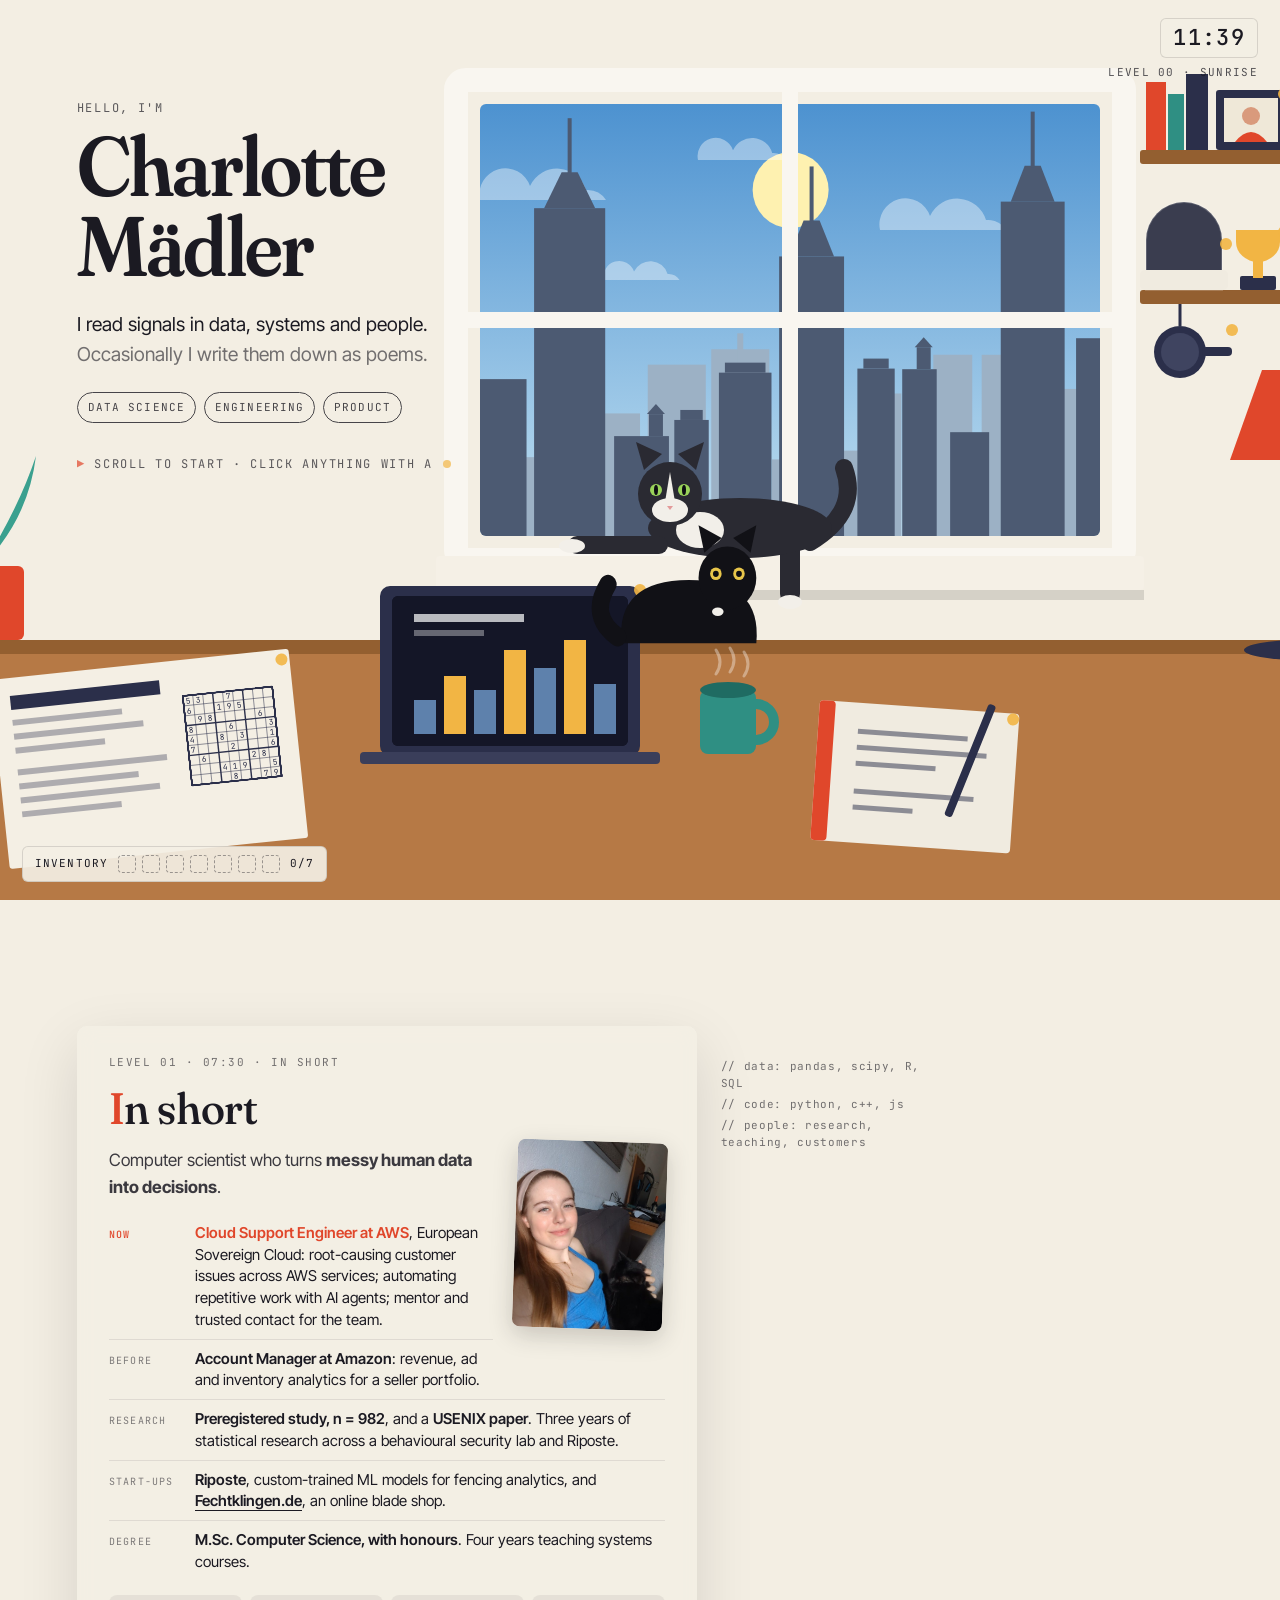
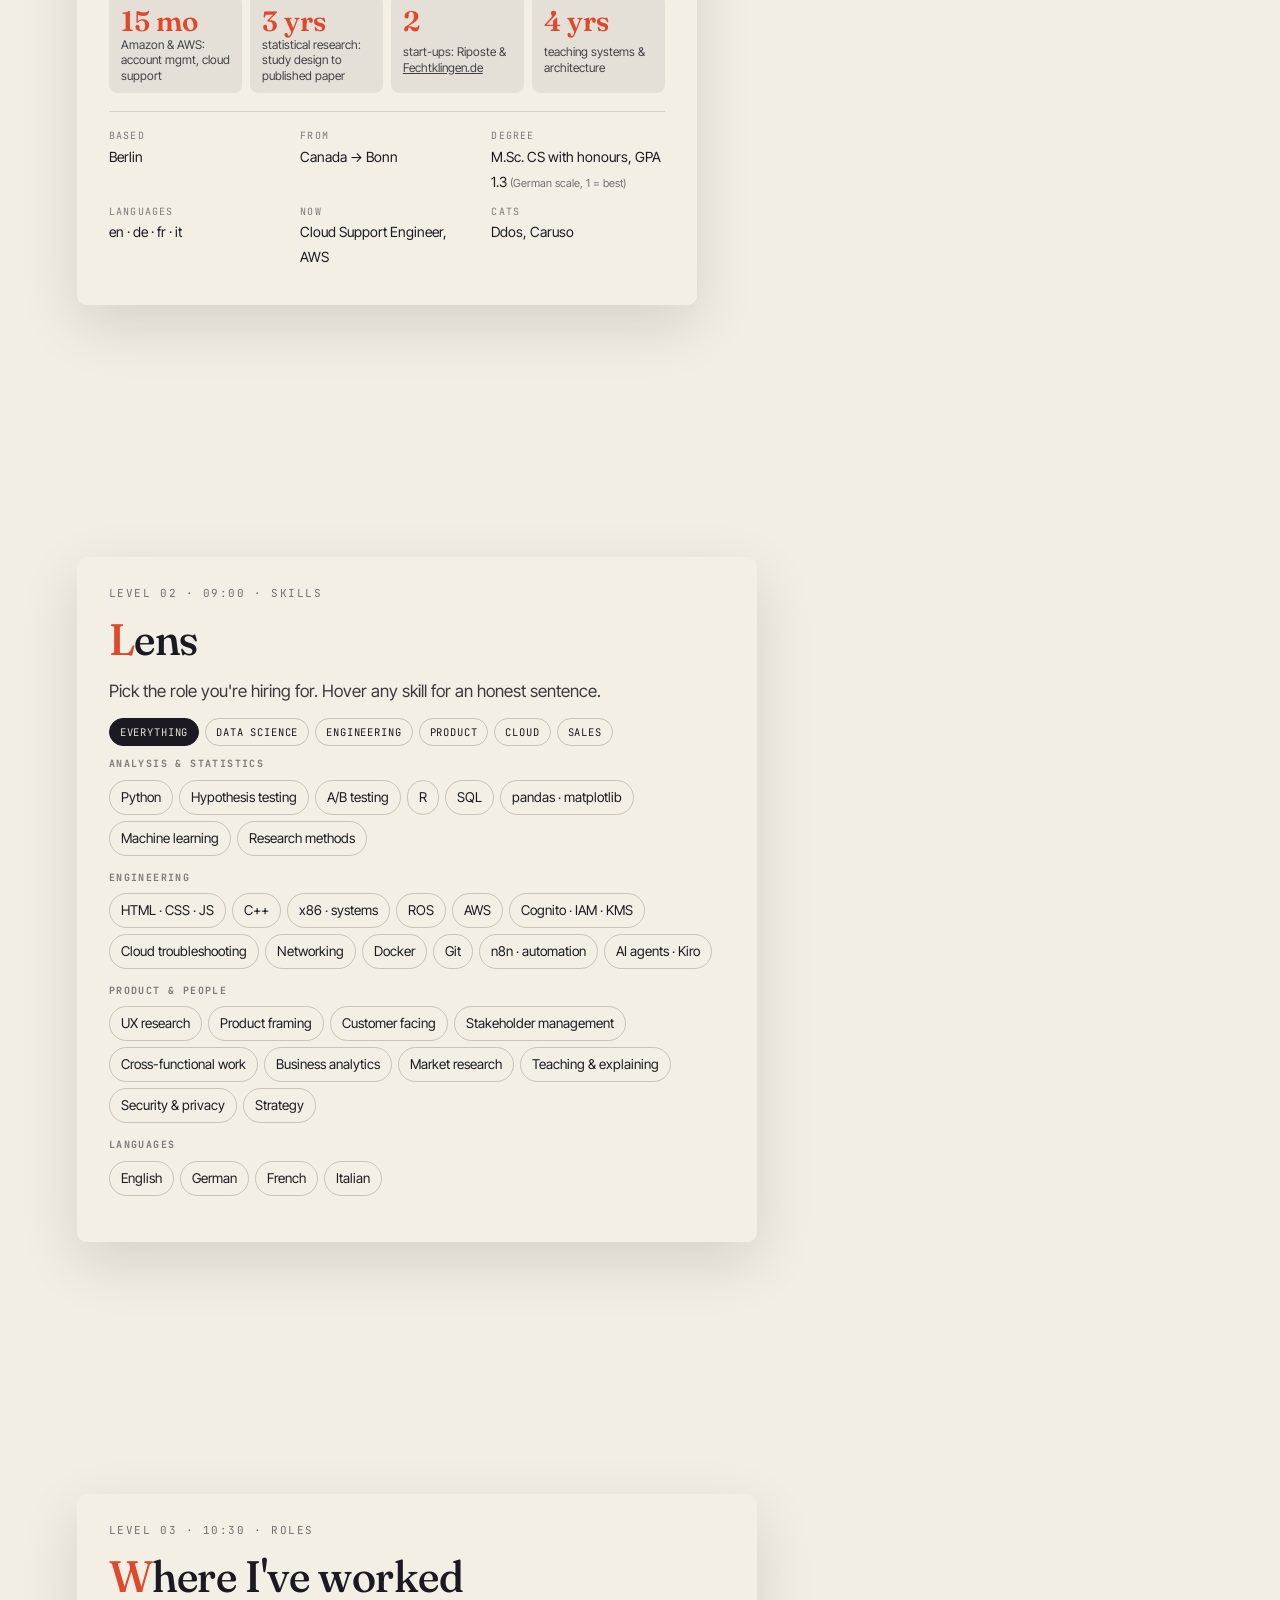
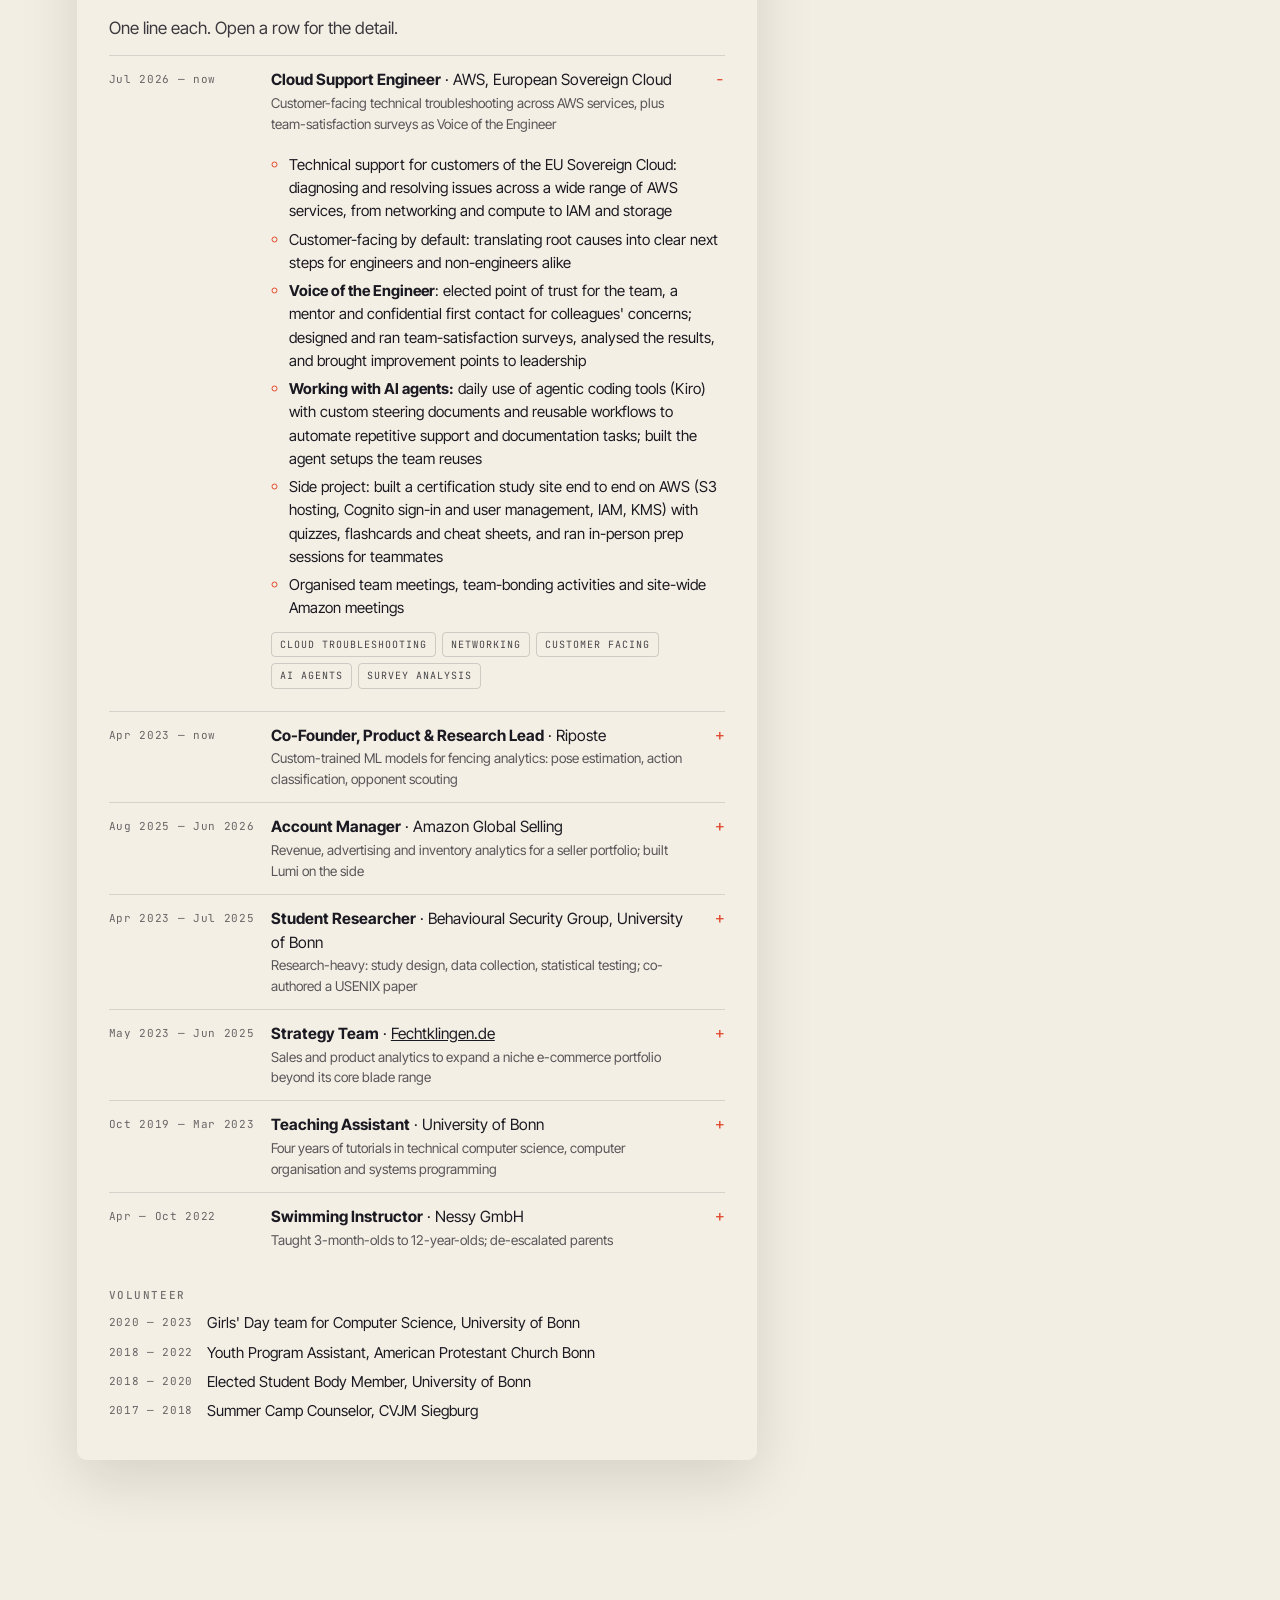
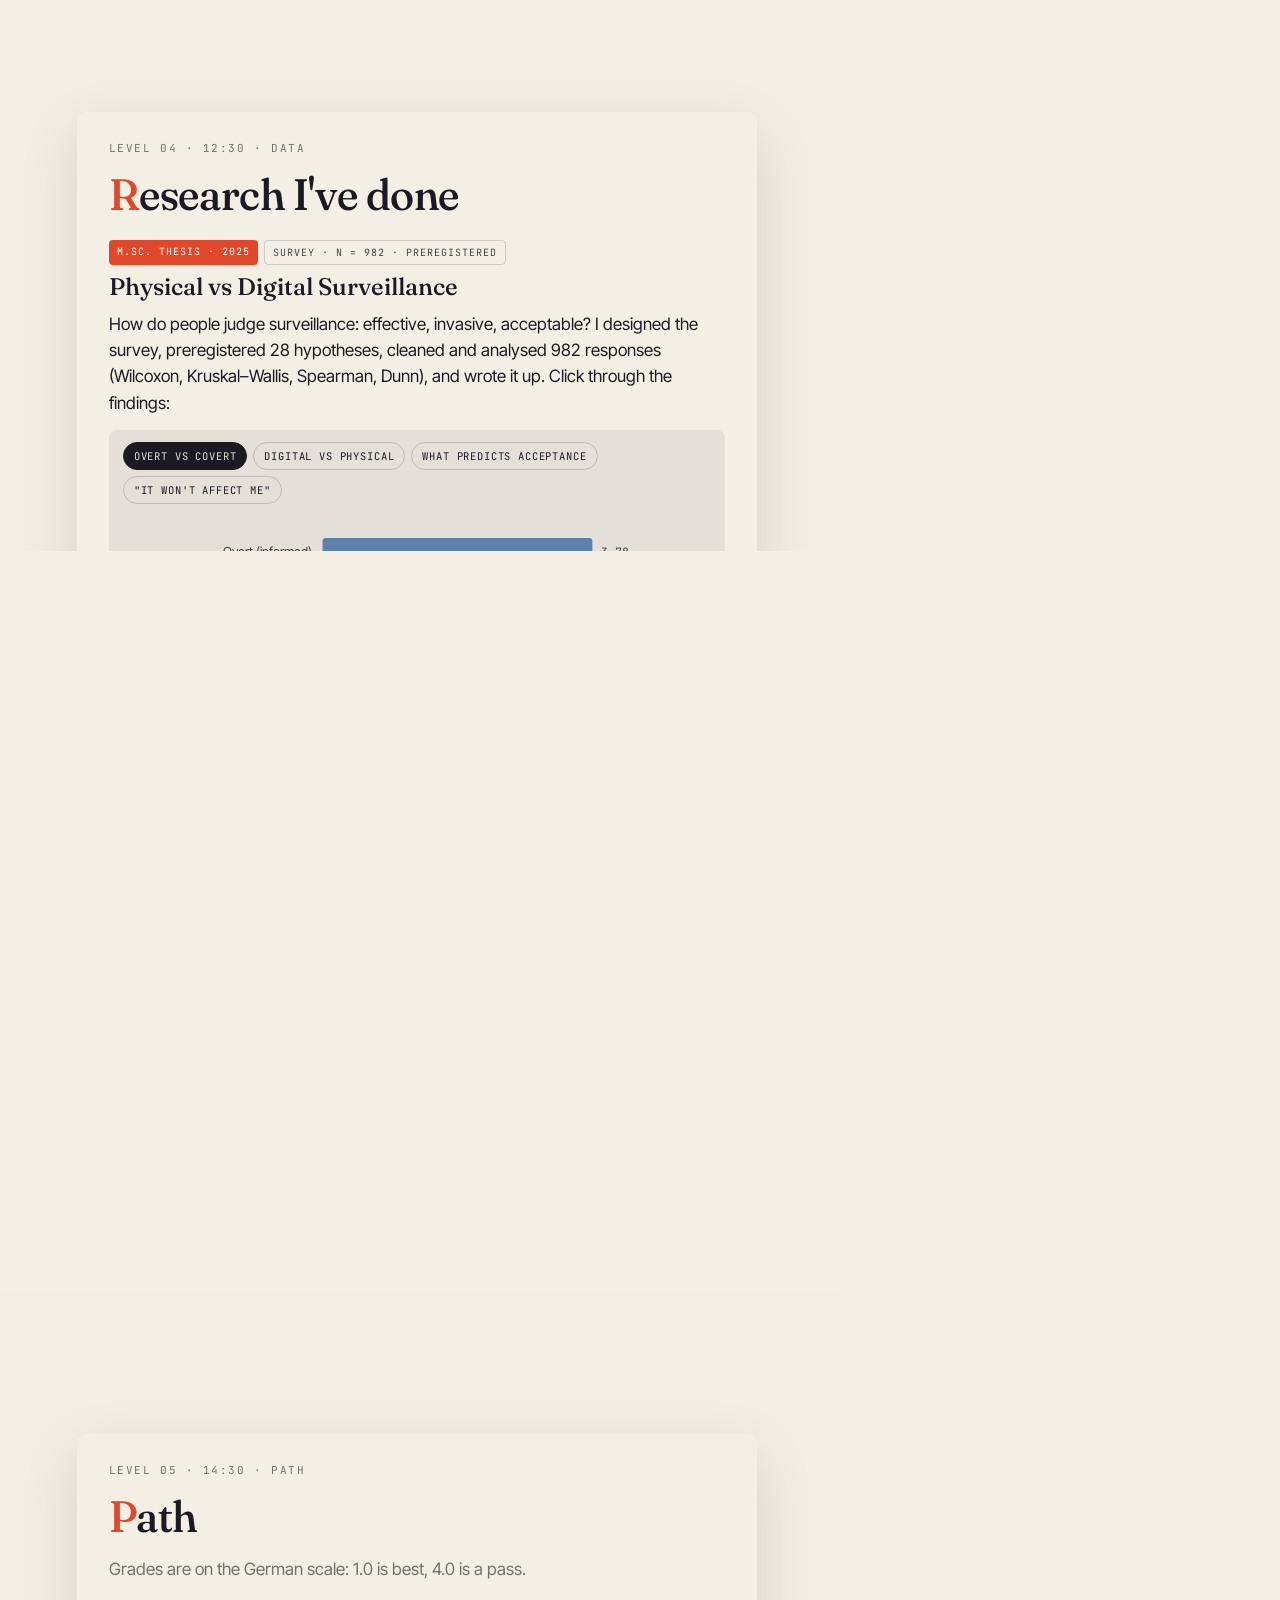
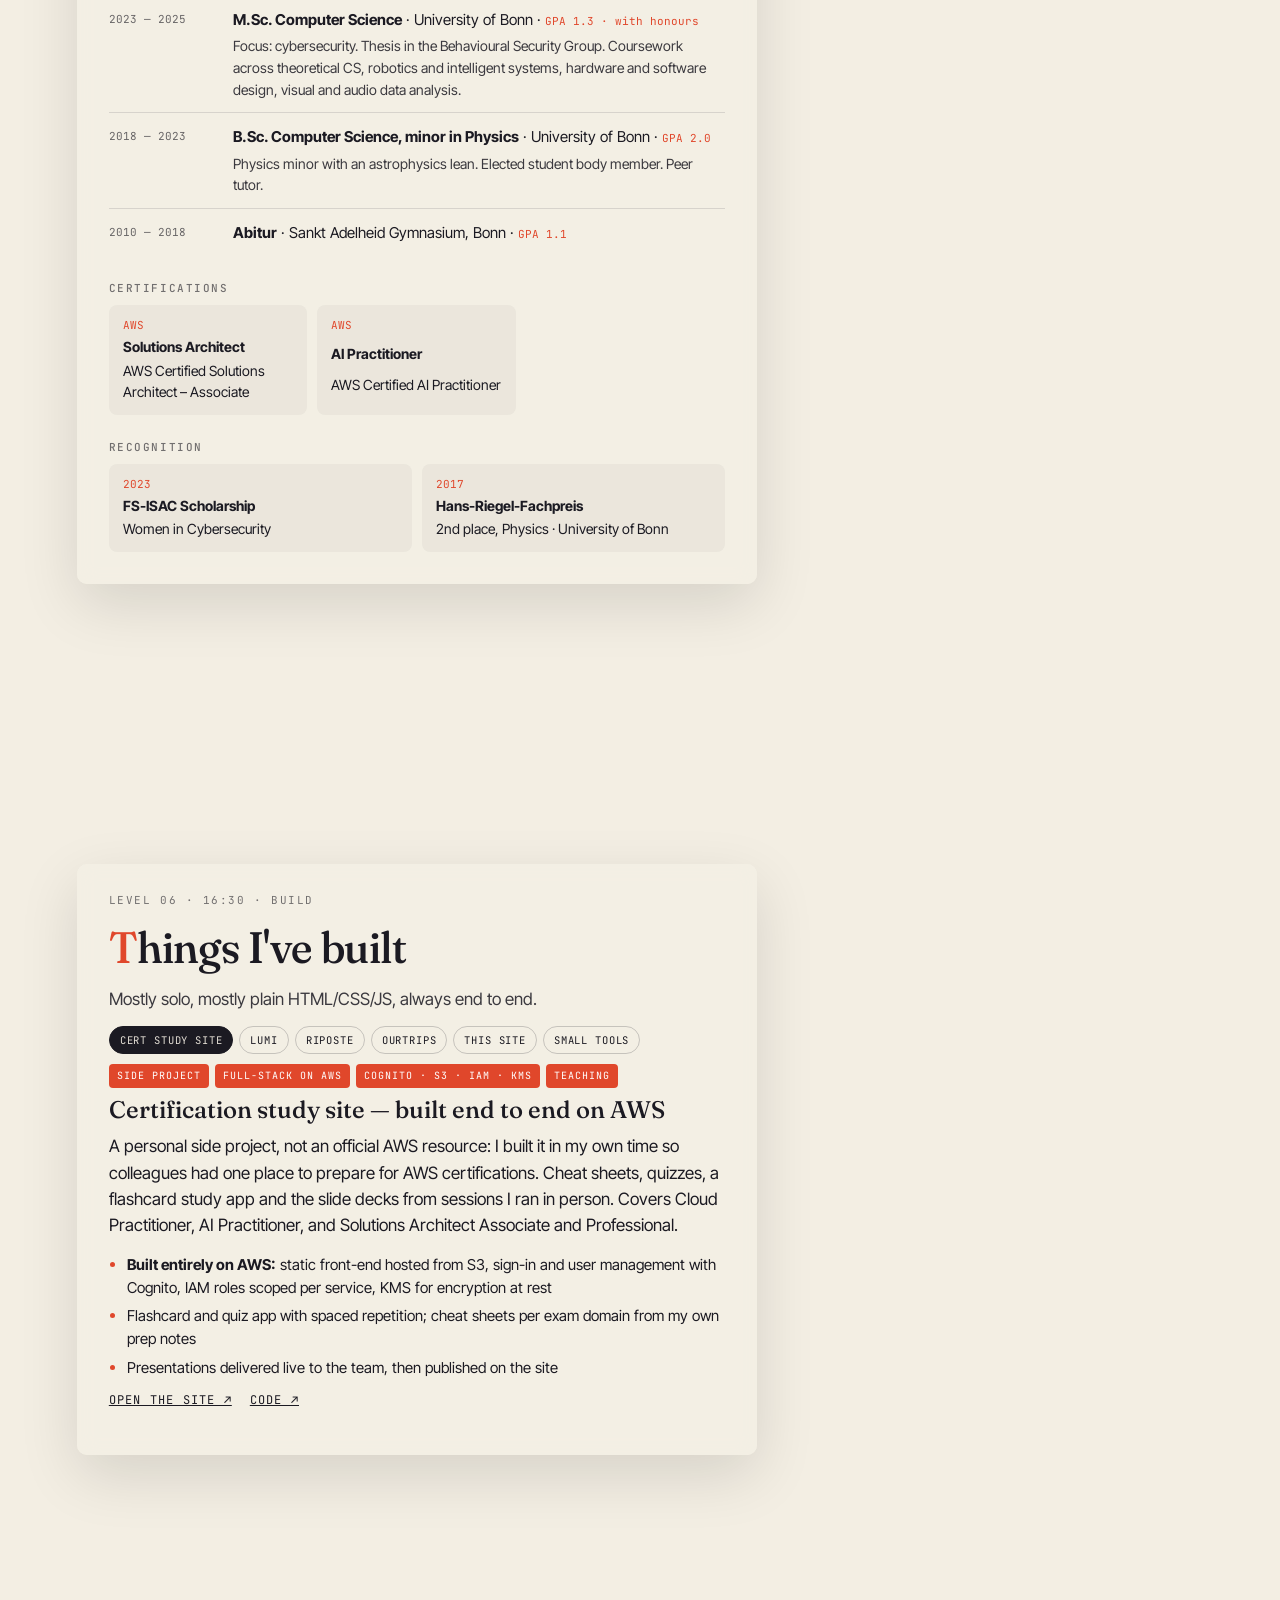
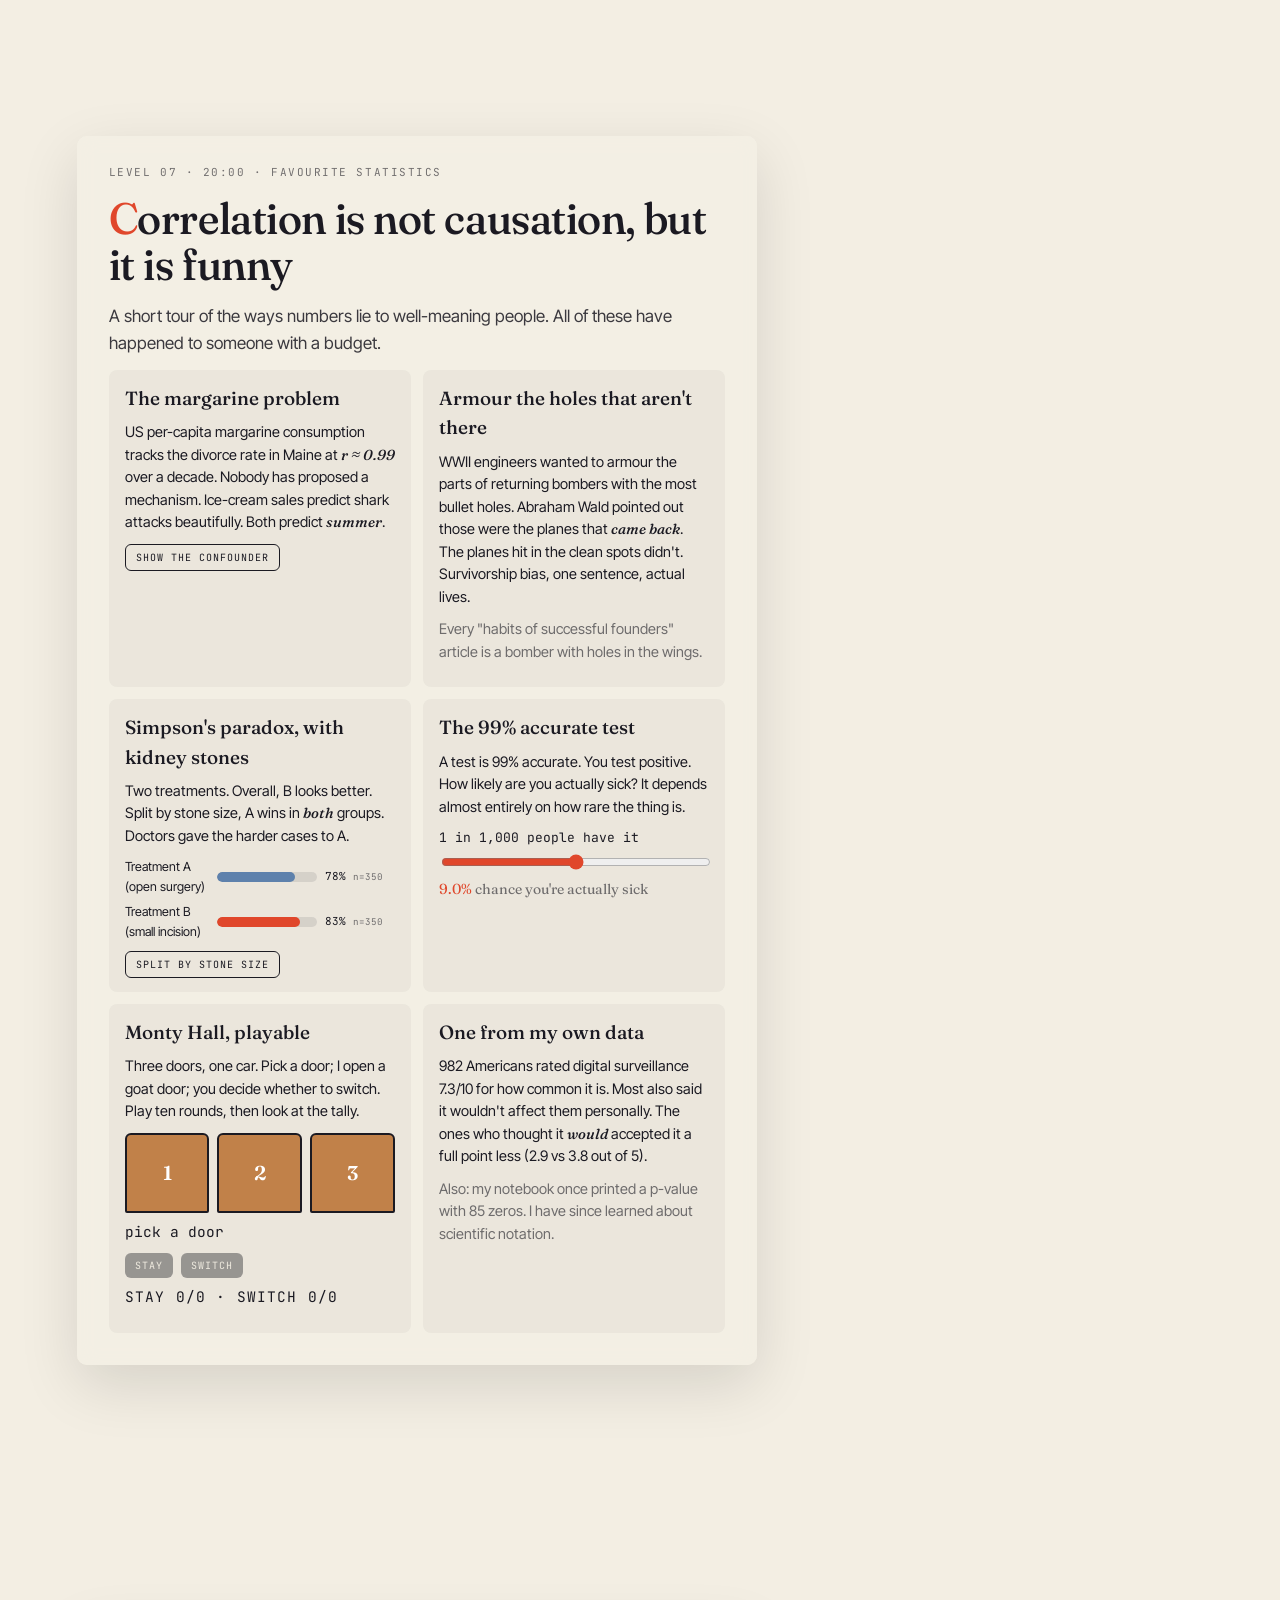
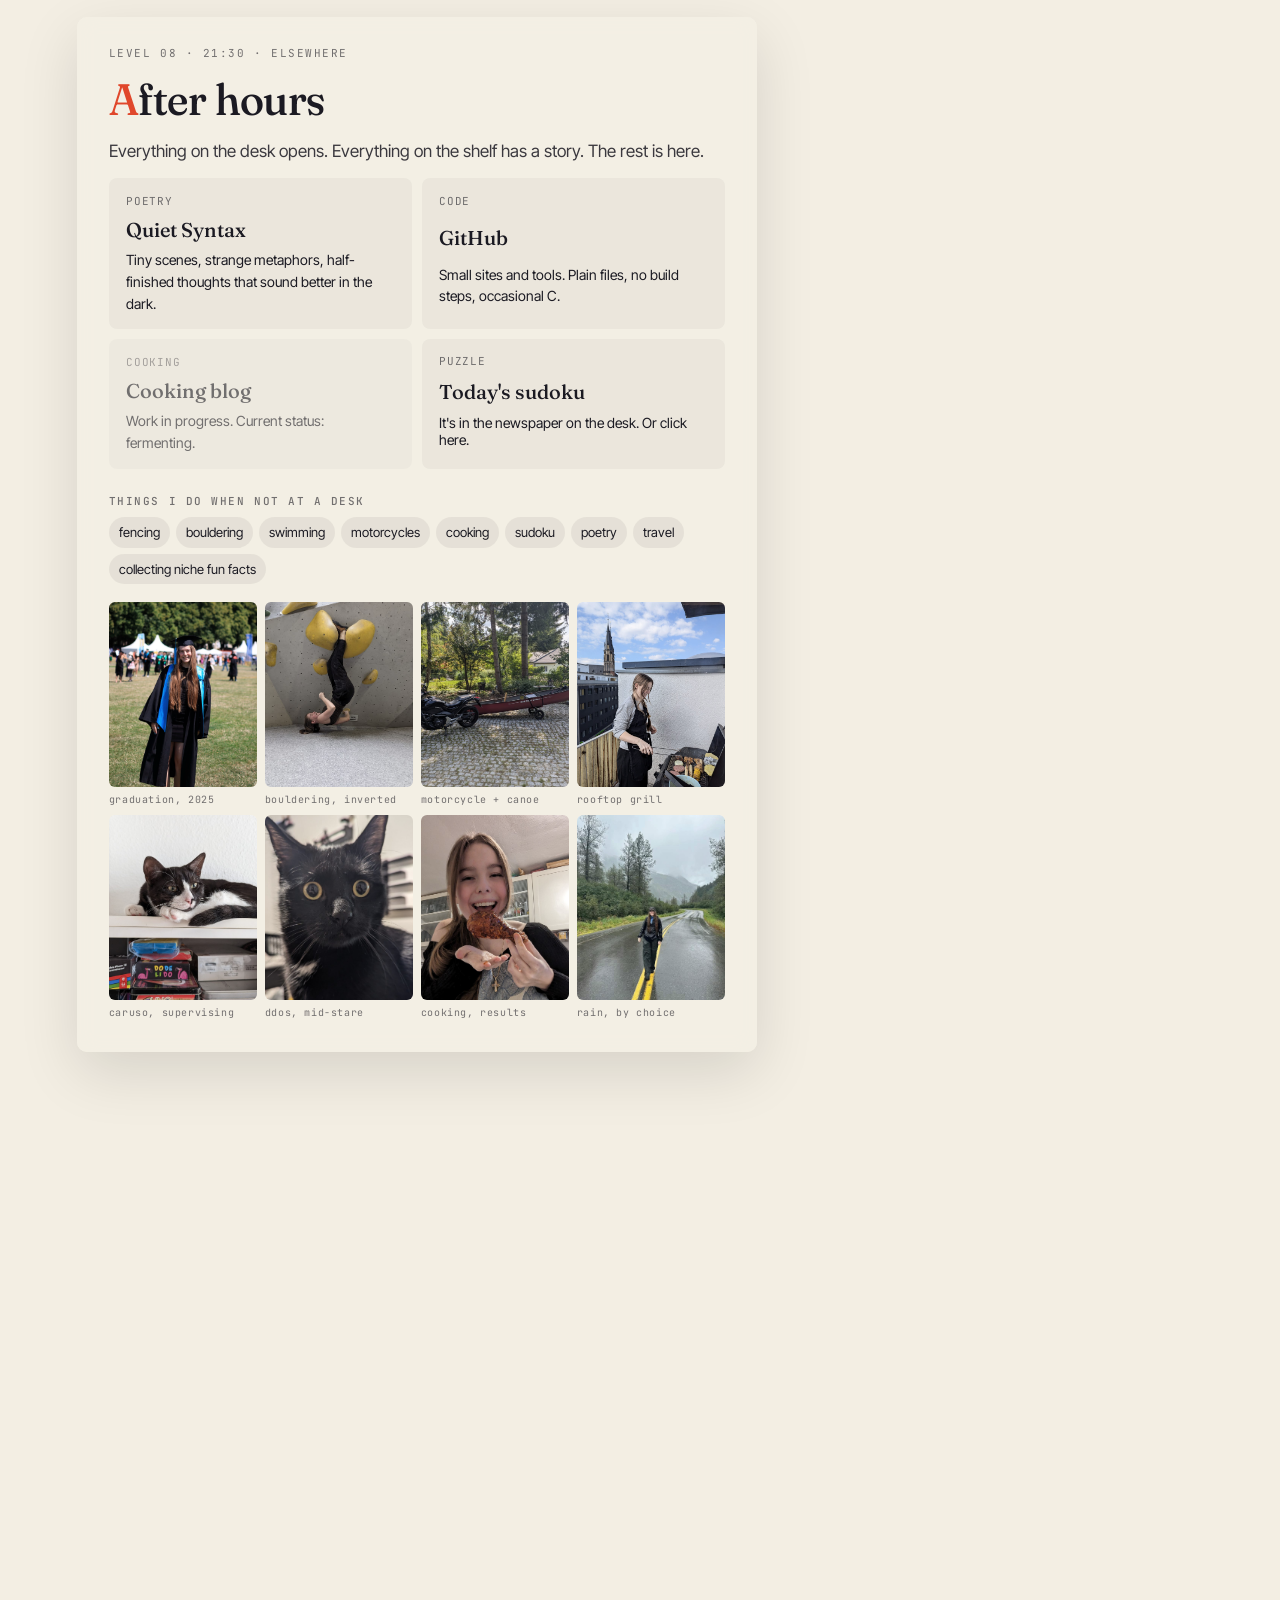
<file: index.html>
<!doctype html>
<html lang="en">
<head>
  <meta charset="utf-8">
  <meta name="viewport" content="width=device-width, initial-scale=1">
  <title>Charlotte Mädler — one day</title>
  <meta name="description" content="Charlotte Mädler: data, systems and people. An interactive CV you scroll through like a day.">
  <meta property="og:type" content="website">
  <meta property="og:title" content="Charlotte Mädler — an interactive CV">
  <meta property="og:description" content="I read signals in data, systems and people. Scroll through the day: research, projects, roles, two cats.">
  <meta property="og:url" content="https://charlymae0811.github.io/About-me/">
  <meta property="og:image" content="https://charlymae0811.github.io/About-me/images/og.png">
  <meta property="og:image:width" content="1200">
  <meta property="og:image:height" content="630">
  <meta name="twitter:card" content="summary_large_image">
  <meta name="twitter:image" content="https://charlymae0811.github.io/About-me/images/og.png">
  <link rel="preconnect" href="https://fonts.googleapis.com">
  <link rel="preconnect" href="https://fonts.gstatic.com" crossorigin>
  <link href="https://fonts.googleapis.com/css2?family=Fraunces:ital,opsz,wght,SOFT@0,9..144,300..800,0..100;1,9..144,300..800,0..100&family=Inter+Tight:wght@300..700&family=JetBrains+Mono:wght@400;500&display=swap" rel="stylesheet">
  <link rel="stylesheet" href="css/style.css?v=19">
</head>
<body>

<!-- ================= SCENE (fixed, drawn behind everything) ================= -->
<div class="scene" aria-hidden="true">
  <svg id="scene" viewBox="0 0 1600 900" preserveAspectRatio="xMidYMax slice">
    <defs>
      <linearGradient id="sky" x1="0" y1="0" x2="0" y2="1">
        <stop offset="0" style="stop-color: var(--sky-top)"/>
        <stop offset="1" style="stop-color: var(--sky-bot)"/>
      </linearGradient>
      <radialGradient id="lampGlow" cx="0.5" cy="0.5" r="0.5">
        <stop offset="0" stop-color="#ffd27a" stop-opacity="0.75"/>
        <stop offset="0.5" stop-color="#ffb35a" stop-opacity="0.25"/>
        <stop offset="1" stop-color="#ffb35a" stop-opacity="0"/>
      </radialGradient>
      <radialGradient id="sunGlow" cx="0.5" cy="0.5" r="0.5">
        <stop offset="0" stop-color="#ffe6a8" stop-opacity="0.55"/>
        <stop offset="1" stop-color="#ffe6a8" stop-opacity="0"/>
      </radialGradient>
      <clipPath id="windowClip"><rect x="640" y="104" width="620" height="432" rx="6"/></clipPath>
      <clipPath id="screenClip"><rect x="552" y="596" width="236" height="150" rx="6"/></clipPath>
    </defs>

    <!-- wall -->
    <rect class="wall" x="0" y="0" width="1600" height="900"/>

    <!-- window -->
    <g id="window">
      <g clip-path="url(#windowClip)">
        <rect x="640" y="104" width="620" height="432" fill="url(#sky)"/>
        <circle id="sunGlow" cx="700" cy="470" r="160" fill="url(#sunGlow)"/>
        <circle id="sun" cx="700" cy="470" r="38"/>
        <g id="moon"><circle cx="0" cy="0" r="26" fill="#f1ecd9"/><circle cx="-10" cy="-6" r="22" class="moon-bite"/></g>
        <g id="stars"></g>
        <g id="clouds"></g>
        <g id="skyline-far"></g>
        <g id="skyline-near"></g>
        <g id="rain"></g>
      </g>
      <!-- frame -->
      <rect class="frame" x="616" y="80" width="668" height="480" rx="10" fill="none" stroke-width="24"/>
      <rect class="frame-fill" x="942" y="92" width="16" height="456"/>
      <rect class="frame-fill" x="628" y="312" width="644" height="16"/>
      <!-- sill -->
      <rect class="sill" x="596" y="556" width="708" height="34" rx="4"/>
      <rect class="sill-shadow" x="596" y="590" width="708" height="10"/>
    </g>

    <!-- shelf (right of window) -->
    <g id="shelf">
      <rect class="shelf-plank" x="1300" y="150" width="150" height="14" rx="3"/>
      <rect class="shelf-plank" x="1300" y="290" width="150" height="14" rx="3"/>
      <!-- books, top shelf -->
      <rect x="1306" y="82" width="20" height="68" class="book b1"/>
      <rect x="1328" y="94" width="16" height="56" class="book b2"/>
      <rect x="1346" y="74" width="22" height="76" class="book b3"/>
      <!-- photo frame -->
      <g class="prop" data-prop="photo" tabindex="0" role="button" aria-label="Photo frame">
        <rect x="1376" y="90" width="70" height="60" rx="3" class="frame-wood"/>
        <rect x="1384" y="98" width="54" height="44" class="photo-paper"/>
        <circle cx="1411" cy="116" r="9" class="photo-head"/>
        <path d="M1395 142 q16 -20 32 0z" class="photo-body"/>
        <circle class="hint" cx="1444" cy="94" r="6"/>
      </g>
      <!-- fencing mask, bottom shelf -->
      <g class="prop" data-prop="fencing" tabindex="0" role="button" aria-label="Fencing mask">
        <path d="M1306 290 v-50 a38 38 0 0 1 76 0 v50z" class="mask-mesh"/>
        <path d="M1306 290 v-50 a38 38 0 0 1 76 0 v50z" class="mask-lines" fill="none"/>
        <rect x="1300" y="270" width="88" height="20" rx="5" class="mask-bib"/>
        <circle class="hint" cx="1386" cy="244" r="6"/>
      </g>
      <!-- trophy -->
      <g class="prop" data-prop="award" tabindex="0" role="button" aria-label="Award">
        <rect x="1400" y="276" width="36" height="14" rx="2" class="trophy-base"/>
        <rect x="1413" y="260" width="10" height="18" class="trophy-stem"/>
        <path d="M1396 230 h44 v12 a22 20 0 0 1 -44 0z" class="trophy-cup"/>
        <circle class="hint" cx="1444" cy="232" r="6"/>
      </g>
      <!-- small pan hanging under the shelf -->
      <g class="prop" data-prop="cooking" tabindex="0" role="button" aria-label="Cooking">
        <line x1="1340" y1="304" x2="1340" y2="326" class="hook"/>
        <circle cx="1340" cy="352" r="26" class="pan"/>
        <circle cx="1340" cy="352" r="19" class="pan-inner"/>
        <rect x="1362" y="347" width="30" height="9" rx="4" class="pan-handle"/>
        <circle class="hint" cx="1392" cy="330" r="6"/>
      </g>
    </g>

    <!-- desk -->
    <g id="desk">
      <rect class="desk-top" x="0" y="640" width="1600" height="260"/>
      <rect class="desk-edge" x="0" y="640" width="1600" height="14"/>
      <rect class="desk-shade" x="0" y="654" width="1600" height="246"/>
    </g>

    <!-- lamp glow on desk (night) -->
    <ellipse id="lampPool" cx="1460" cy="700" rx="420" ry="160" fill="url(#lampGlow)"/>

    <!-- newspaper with sudoku (left of desk) -->
    <g class="prop" data-prop="sudoku" tabindex="0" role="button" aria-label="Newspaper sudoku" transform="translate(150 680) rotate(-6)">
      <rect x="0" y="0" width="300" height="190" rx="3" class="paper"/>
      <rect x="18" y="18" width="150" height="14" class="paper-ink"/>
      <rect x="18" y="42" width="110" height="6" class="paper-ink light"/>
      <rect x="18" y="56" width="130" height="6" class="paper-ink light"/>
      <rect x="18" y="70" width="90" height="6" class="paper-ink light"/>
      <rect x="18" y="92" width="150" height="6" class="paper-ink light"/>
      <rect x="18" y="106" width="120" height="6" class="paper-ink light"/>
      <rect x="18" y="120" width="140" height="6" class="paper-ink light"/>
      <rect x="18" y="134" width="100" height="6" class="paper-ink light"/>
      <g id="miniSudoku" transform="translate(190 36)"></g>
      <circle class="hint" cx="292" cy="10" r="6"/>
    </g>

    <!-- laptop -->
    <g class="prop" data-prop="laptop" tabindex="0" role="button" aria-label="Laptop">
      <rect x="540" y="586" width="260" height="170" rx="10" class="laptop-lid"/>
      <rect x="552" y="596" width="236" height="150" rx="6" class="laptop-screen"/>
      <g id="screenContent" clip-path="url(#screenClip)">
        <rect x="552" y="596" width="236" height="150" class="screen-bg"/>
        <!-- tiny chart -->
        <rect x="574" y="700" width="22" height="34" class="bar c1"/>
        <rect x="604" y="676" width="22" height="58" class="bar c2"/>
        <rect x="634" y="690" width="22" height="44" class="bar c1"/>
        <rect x="664" y="650" width="22" height="84" class="bar c2"/>
        <rect x="694" y="668" width="22" height="66" class="bar c1"/>
        <rect x="724" y="640" width="22" height="94" class="bar c2"/>
        <rect x="754" y="684" width="22" height="50" class="bar c1"/>
        <rect x="574" y="614" width="110" height="8" class="screen-line"/>
        <rect x="574" y="630" width="70" height="6" class="screen-line dim"/>
      </g>
      <rect x="520" y="752" width="300" height="12" rx="4" class="laptop-base"/>
      <circle class="hint" cx="800" cy="590" r="6"/>
    </g>

    <!-- mug -->
    <g id="mug">
      <rect x="860" y="690" width="56" height="64" rx="8" class="mug-body"/>
      <path d="M916 704 a16 16 0 0 1 0 36" class="mug-handle" fill="none" stroke-width="10"/>
      <ellipse cx="888" cy="690" rx="28" ry="8" class="mug-top"/>
      <g id="steam" class="steam">
        <path d="M876 674 q8 -12 0 -24" fill="none"/>
        <path d="M890 672 q8 -12 0 -24" fill="none"/>
        <path d="M904 676 q8 -12 0 -24" fill="none"/>
      </g>
    </g>

    <!-- notebook (poetry) -->
    <g class="prop" data-prop="poetry" tabindex="0" role="button" aria-label="Notebook of poems" transform="translate(980 700) rotate(4)">
      <rect x="0" y="0" width="200" height="140" rx="4" class="notebook"/>
      <rect x="0" y="0" width="16" height="140" rx="4" class="notebook-spine"/>
      <rect x="40" y="26" width="110" height="5" class="notebook-ink"/>
      <rect x="40" y="42" width="130" height="5" class="notebook-ink"/>
      <rect x="40" y="58" width="80" height="5" class="notebook-ink"/>
      <rect x="40" y="86" width="120" height="5" class="notebook-ink"/>
      <rect x="40" y="102" width="60" height="5" class="notebook-ink"/>
      <rect x="150" y="-10" width="8" height="120" rx="3" class="pen" transform="rotate(18 154 50)"/>
      <circle class="hint" cx="194" cy="6" r="6"/>
    </g>

    <!-- lamp -->
    <g id="lamp">
      <ellipse cx="1460" cy="650" rx="56" ry="10" class="lamp-base"/>
      <rect x="1452" y="440" width="16" height="210" class="lamp-arm"/>
      <path d="M1390 460 L1530 460 L1498 370 L1422 370 Z" class="lamp-shade"/>
      <ellipse id="lampBulb" cx="1460" cy="460" rx="56" ry="11" class="lamp-bulb"/>
      <polygon id="lampCone" points="1390,460 1530,460 1600,660 1230,660" class="lamp-cone"/>
    </g>

    <!-- plant, floor right -->
    <g id="plant">
      <rect x="100" y="566" width="84" height="74" rx="6" class="pot"/>
      <path d="M142 566 q-36 -64 -8 -120 q18 56 8 120z" class="leaf l1"/>
      <path d="M142 566 q36 -56 54 -110 q-8 64 -54 110z" class="leaf l2"/>
      <path d="M142 566 q-54 -36 -72 -92 q46 28 72 92z" class="leaf l3"/>
    </g>

    <!-- ================= CATS ================= -->
    <!-- Caruso: tuxedo (soft black, white bib, blaze, paws, green eyes) -->
    <g id="caruso" class="cat">
      <g class="pose" data-pose="asleep">
        <ellipse cx="0" cy="-26" rx="78" ry="34" class="caruso-fur"/>
        <path d="M-70 -20 q-30 -30 -4 -58" class="caruso-tail" fill="none"/>
        <ellipse cx="-20" cy="-4" rx="14" ry="6" class="caruso-white"/>
        <circle cx="38" cy="-44" r="30" class="caruso-fur"/>
        <ellipse cx="46" cy="-30" rx="17" ry="11" class="caruso-white"/>
        <path d="M40 -40 l6 -22 l6 22z" class="caruso-white"/>
        <path d="M14 -64 l-6 -24 l22 12z" class="caruso-fur"/>
        <path d="M58 -66 l10 -24 l-24 12z" class="caruso-fur"/>
        <path d="M26 -42 q8 4 16 0" class="cat-eye-closed dark" fill="none"/>
        <path d="M50 -42 q8 4 16 0" class="cat-eye-closed dark" fill="none"/>
        <path d="M43 -32 l3 4 l3 -4z" class="cat-nose"/>
      </g>
      <g class="pose" data-pose="sit">
        <path d="M-40 0 q-6 -110 40 -110 q46 0 40 110z" class="caruso-fur"/>
        <path d="M-26 -96 q26 -14 52 0 q6 40 -26 60 q-32 -20 -26 -60z" class="caruso-white"/>
        <path d="M40 -4 q50 -8 36 -60" class="caruso-tail" fill="none"/>
        <circle cx="0" cy="-124" r="34" class="caruso-fur"/>
        <ellipse cx="0" cy="-108" rx="19" ry="13" class="caruso-white"/>
        <path d="M-5 -116 l5 -30 l5 30z" class="caruso-white"/>
        <path d="M-26 -150 l-8 -28 l26 12z" class="caruso-fur"/>
        <path d="M26 -150 l8 -28 l-26 12z" class="caruso-fur"/>
        <circle cx="-14" cy="-128" r="6" class="cat-eye green"/>
        <circle cx="14" cy="-128" r="6" class="cat-eye green"/>
        <ellipse cx="-14" cy="-128" rx="2" ry="5" class="cat-pupil"/>
        <ellipse cx="14" cy="-128" rx="2" ry="5" class="cat-pupil"/>
        <path d="M-3 -112 l3 4 l3 -4z" class="cat-nose"/>
        <ellipse cx="-22" cy="-4" rx="13" ry="6" class="caruso-white"/>
        <ellipse cx="22" cy="-4" rx="13" ry="6" class="caruso-white"/>
      </g>
      <g class="pose" data-pose="loaf">
        <path d="M-70 0 q-6 -60 70 -60 q76 0 70 60z" class="caruso-fur"/>
        <ellipse cx="-30" cy="-4" rx="13" ry="6" class="caruso-white"/>
        <ellipse cx="-70" cy="-4" rx="12" ry="6" class="caruso-white"/>
        <circle cx="-40" cy="-62" r="30" class="caruso-fur"/>
        <path d="M-56 -40 q16 -10 32 0 q2 10 -16 14 q-18 -4 -16 -14z" class="caruso-white"/>
        <ellipse cx="-40" cy="-48" rx="17" ry="11" class="caruso-white"/>
        <path d="M-45 -56 l5 -28 l5 28z" class="caruso-white"/>
        <path d="M-64 -86 l-6 -26 l24 12z" class="caruso-fur"/>
        <path d="M-16 -86 l6 -26 l-24 12z" class="caruso-fur"/>
        <circle cx="-53" cy="-66" r="5" class="cat-eye green"/>
        <circle cx="-27" cy="-66" r="5" class="cat-eye green"/>
        <ellipse cx="-53" cy="-66" rx="2" ry="4" class="cat-pupil"/>
        <ellipse cx="-27" cy="-66" rx="2" ry="4" class="cat-pupil"/>
        <path d="M-43 -52 l3 4 l3 -4z" class="cat-nose"/>
        <path d="M74 -6 q30 -20 10 -50" class="caruso-tail" fill="none"/>
      </g>
      <g class="pose" data-pose="lounge">
        <!-- sprawled on the sill: long body, front leg out along the sill, hind leg dangling -->
        <path d="M70 -14 q50 -30 34 -74" class="caruso-tail" fill="none"/>
        <rect x="40" y="-16" width="20" height="64" rx="10" class="caruso-fur"/>
        <ellipse cx="50" cy="46" rx="12" ry="7" class="caruso-white"/>
        <ellipse cx="0" cy="-28" rx="92" ry="30" class="caruso-fur"/>
        <rect x="-172" y="-20" width="100" height="18" rx="9" class="caruso-fur"/>
        <ellipse cx="-168" cy="-10" rx="13" ry="7" class="caruso-white"/>
        <ellipse cx="-40" cy="-26" rx="24" ry="18" class="caruso-white"/>
        <circle cx="-70" cy="-62" r="32" class="caruso-fur"/>
        <ellipse cx="-70" cy="-46" rx="18" ry="12" class="caruso-white"/>
        <path d="M-75 -54 l5 -30 l5 30z" class="caruso-white"/>
        <path d="M-96 -86 l-8 -28 l26 12z" class="caruso-fur"/>
        <path d="M-44 -86 l8 -28 l-26 12z" class="caruso-fur"/>
        <circle cx="-84" cy="-66" r="6" class="cat-eye green"/>
        <circle cx="-56" cy="-66" r="6" class="cat-eye green"/>
        <ellipse cx="-84" cy="-66" rx="2" ry="5" class="cat-pupil"/>
        <ellipse cx="-56" cy="-66" rx="2" ry="5" class="cat-pupil"/>
        <path d="M-73 -50 l3 4 l3 -4z" class="cat-nose"/>
      </g>
    </g>

    <!-- Ddos: black, yellow eyes, white chest spot -->
    <g id="ddos" class="cat">
      <g class="pose" data-pose="asleep">
        <ellipse cx="0" cy="-26" rx="78" ry="34" class="ddos-fur"/>
        <path d="M70 -20 q30 -30 4 -58" class="ddos-tail" fill="none"/>
        <circle cx="-38" cy="-44" r="30" class="ddos-fur"/>
        <path d="M-62 -66 l-10 -24 l24 12z" class="ddos-fur"/>
        <path d="M-14 -64 l6 -24 l-22 12z" class="ddos-fur"/>
        <path d="M-56 -42 q8 4 16 0" class="cat-eye-closed dark" fill="none"/>
        <path d="M-32 -42 q8 4 16 0" class="cat-eye-closed dark" fill="none"/>
        <ellipse cx="-10" cy="-22" rx="6" ry="4" class="ddos-spot"/>
      </g>
      <g class="pose" data-pose="sit">
        <path d="M-40 0 q-6 -110 40 -110 q46 0 40 110z" class="ddos-fur"/>
        <path d="M-40 -4 q-50 -8 -36 -60" class="ddos-tail" fill="none"/>
        <circle cx="0" cy="-124" r="34" class="ddos-fur"/>
        <path d="M-26 -150 l-8 -28 l26 12z" class="ddos-fur"/>
        <path d="M26 -150 l8 -28 l-26 12z" class="ddos-fur"/>
        <circle cx="-13" cy="-128" r="7" class="cat-eye yellow"/>
        <circle cx="13" cy="-128" r="7" class="cat-eye yellow"/>
        <circle cx="-13" cy="-128" r="3.5" class="cat-pupil"/>
        <circle cx="13" cy="-128" r="3.5" class="cat-pupil"/>
        <path d="M-3 -112 l3 4 l3 -4z" class="cat-nose dark"/>
        <ellipse cx="-4" cy="-72" rx="7" ry="5" class="ddos-spot"/>
      </g>
      <g class="pose" data-pose="loaf">
        <path d="M-70 0 q-6 -60 70 -60 q76 0 70 60z" class="ddos-fur"/>
        <circle cx="40" cy="-62" r="30" class="ddos-fur"/>
        <path d="M16 -86 l-6 -26 l24 12z" class="ddos-fur"/>
        <path d="M64 -86 l6 -26 l-24 12z" class="ddos-fur"/>
        <circle cx="28" cy="-66" r="6" class="cat-eye yellow"/>
        <circle cx="52" cy="-66" r="6" class="cat-eye yellow"/>
        <circle cx="28" cy="-66" r="3" class="cat-pupil"/>
        <circle cx="52" cy="-66" r="3" class="cat-pupil"/>
        <path d="M-74 -6 q-30 -20 -10 -50" class="ddos-tail" fill="none"/>
        <ellipse cx="30" cy="-30" rx="6" ry="4" class="ddos-spot"/>
      </g>
    </g>

    <!-- global darkness overlay -->
    <rect id="shade" x="0" y="0" width="1600" height="900" fill="#0b0d1a"/>
  </svg>
</div>

<!-- ================= HUD ================= -->
<div class="hud" aria-live="polite">
  <button class="hud-clock" id="clock" type="button" title="Jump to next chapter">05:50</button>
  <div class="hud-level" id="level">LEVEL 00 · SUNRISE</div>
</div>
<div class="inventory" id="inventory" aria-label="Collected items">
  <span class="inv-label">INVENTORY</span>
  <span class="inv-slots" id="invSlots"></span>
  <span class="inv-count" id="invCount">0/8</span>
</div>
<div class="toast" id="toast" role="status"></div>
<div class="tip" id="tip"></div>

<!-- ================= CONTENT ================= -->
<main id="main">

  <section class="chapter hero" data-chapter="0" data-time="05:50" data-label="SUNRISE">
    <div class="hero-inner">
      <p class="eyebrow">Hello, I'm</p>
      <h1 id="name" class="name">Charlotte<br>Mädler</h1>
      <p class="tagline">I read signals in data, systems and people. <br><span class="muted">Occasionally I write them down as poems.</span></p>
      <div class="chips">
        <span class="chip">data science</span>
        <span class="chip">engineering</span>
        <span class="chip">product</span>
      </div>
      <p class="start"><span class="blink">▶</span> scroll to start · click anything with a <span class="dot"></span></p>
    </div>
  </section>

  <section class="chapter" data-chapter="1" data-time="07:30" data-label="MORNING · IN SHORT">
    <article class="panel">
      <header class="panel-head">LEVEL 01 · 07:30 · IN SHORT</header>
      <h2>In short</h2>
      <figure class="portrait"><img src="images/portrait.jpg?v=2" alt="Charlotte with Ddos" onerror="this.closest('figure').remove()"></figure>
      <p class="lede">Computer scientist who turns <strong>messy human data into decisions</strong>.</p>
      <ul class="short">
        <li><span class="now">Now</span><span class="t"><strong>Cloud Support Engineer at AWS</strong>, European Sovereign Cloud: root-causing customer issues across AWS services; automating repetitive work with AI agents; mentor and trusted contact for the team.</span></li>
        <li><span class="k">Before</span><span class="t"><strong>Account Manager at Amazon</strong>: revenue, ad and inventory analytics for a seller portfolio.</span></li>
        <li><span class="k">Research</span><span class="t"><strong>Preregistered study, n = 982</strong>, and a <strong>USENIX paper</strong>. Three years of statistical research across a behavioural security lab and Riposte.</span></li>
        <li><span class="k">Start-ups</span><span class="t"><strong>Riposte</strong>, custom-trained ML models for fencing analytics, and <strong><a href="https://fechtklingen.de/en" target="_blank" rel="noopener">Fechtklingen.de</a></strong>, an online blade shop.</span></li>
        <li><span class="k">Degree</span><span class="t"><strong>M.Sc. Computer Science, with honours</strong>. Four years teaching systems courses.</span></li>
      </ul>
      <div class="tiles">
        <div class="tile"><b>15 mo</b><span>Amazon &amp; AWS: account mgmt, cloud support</span></div>
        <div class="tile"><b>3 yrs</b><span>statistical research: study design to published paper</span></div>
        <div class="tile"><b>2</b><span>start-ups: Riposte &amp; <a href="https://fechtklingen.de/en" target="_blank" rel="noopener">Fechtklingen.de</a></span></div>
        <div class="tile"><b>4 yrs</b><span>teaching systems &amp; architecture</span></div>
      </div>
      <div class="facts">
        <div><span class="k">based</span><span class="v">Berlin</span></div>
        <div><span class="k">from</span><span class="v">Canada → Bonn</span></div>
        <div><span class="k">degree</span><span class="v">M.Sc. CS with honours, GPA 1.3 <small>(German scale, 1 = best)</small></span></div>
        <div><span class="k">languages</span><span class="v">en · de · fr · it</span></div>
        <div><span class="k">now</span><span class="v">Cloud Support Engineer, AWS</span></div>
        <div><span class="k">cats</span><span class="v">Ddos, Caruso</span></div>
      </div>
      <aside class="margin">
        <span>// data: pandas, scipy, R, SQL</span>
        <span>// code: python, c++, js</span>
        <span>// people: research, teaching, customers</span>
      </aside>
    </article>
  </section>

  <section class="chapter" data-chapter="2" data-time="09:00" data-label="MORNING · SKILLS">
    <article class="panel wide">
      <header class="panel-head">LEVEL 02 · 09:00 · SKILLS</header>
      <h2>Lens</h2>
      <p class="lede">Pick the role you're hiring for. Hover any skill for an honest sentence.</p>

      <div class="lens-tabs" role="tablist">
        <button class="ltab is-on" data-lens="all">everything</button>
        <button class="ltab" data-lens="data">data science</button>
        <button class="ltab" data-lens="eng">engineering</button>
        <button class="ltab" data-lens="product">product</button>
        <button class="ltab" data-lens="cloud">cloud</button>
        <button class="ltab" data-lens="sales">sales</button>
      </div>

      <div class="skill-groups" id="skills">
        <div class="skill-group">
          <h4>Analysis & statistics</h4>
          <div class="skill-row">
            <span class="skill" data-w="data:3 eng:1 product:2 cloud:1 sales:1" data-tip="Daily driver. pandas, numpy, scipy, notebooks, small tools end to end.">Python</span>
            <span class="skill" data-w="data:3 eng:0 product:1 cloud:0 sales:2" data-tip="Survey analysis, non-parametric tests, post-hoc corrections. I read the assumptions first.">Hypothesis testing</span>
            <span class="skill" data-w="data:3 eng:1 product:3 cloud:0 sales:3" data-tip="Design, power, and the discipline not to peek.">A/B testing</span>
            <span class="skill" data-w="data:2 eng:0 product:1 cloud:0 sales:0" data-tip="Comfortable; I reach for Python first.">R</span>
            <span class="skill" data-w="data:3 eng:2 product:1 cloud:1 sales:2" data-tip="Cleaning, joins, aggregations. Writes itself after enough Likert scales.">SQL</span>
            <span class="skill" data-w="data:3 eng:1 product:1 cloud:0 sales:2" data-tip="pandas, matplotlib, seaborn. Charts people can read without me in the room.">pandas · matplotlib</span>
            <span class="skill" data-w="data:3 eng:2 product:1 cloud:0 sales:0" data-tip="Riposte: PyTorch action classifiers, semi-self-supervised on 100 h of video, fine-tuned on 2 h labelled. Plus CV and audio coursework.">Machine learning</span>
            <span class="skill" data-w="data:3 eng:0 product:3 cloud:0 sales:2" data-tip="Surveys, experiments, interviews. Preregistered when it counts.">Research methods</span>
          </div>
        </div>
        <div class="skill-group">
          <h4>Engineering</h4>
          <div class="skill-row">
            <span class="skill" data-w="data:1 eng:3 product:1 cloud:1 sales:0" data-tip="This site, Lumi, OurTrips. I like knowing what every line does.">HTML · CSS · JS</span>
            <span class="skill" data-w="data:0 eng:2 product:0 cloud:0 sales:0" data-tip="Systems coursework, robotics, and four years teaching it.">C++</span>
            <span class="skill" data-w="data:0 eng:2 product:0 cloud:1 sales:0" data-tip="Taught computer organisation. Can read a stack frame without crying.">x86 · systems</span>
            <span class="skill" data-w="data:0 eng:2 product:0 cloud:0 sales:0" data-tip="Robotics and intelligent systems coursework.">ROS</span>
            <span class="skill" data-w="data:1 eng:3 product:1 cloud:3 sales:1" data-tip="Built the cert study site end to end on it (S3, Cognito, IAM, KMS), now support it daily. I know how it fails and how to set it up right.">AWS</span>
            <span class="skill" data-w="data:0 eng:3 product:1 cloud:3 sales:0" data-tip="Cognito user pools, IAM roles and policies, KMS keys. Least privilege by default.">Cognito · IAM · KMS</span>
            <span class="skill" data-w="data:0 eng:3 product:1 cloud:3 sales:0" data-tip="EC2, VPC, IAM, S3 and friends. Finding the one misconfigured route table.">Cloud troubleshooting</span>
            <span class="skill" data-w="data:0 eng:3 product:0 cloud:3 sales:0" data-tip="VPCs, subnets, security groups, DNS, peering. Packets have to go somewhere.">Networking</span>
            <span class="skill" data-w="data:1 eng:2 product:0 cloud:2 sales:0" data-tip="Comfortable with containers for reproducible analysis and small services.">Docker</span>
            <span class="skill" data-w="data:1 eng:2 product:1 cloud:1 sales:0" data-tip="Branches, rebases, and commit messages a stranger could follow.">Git</span>
            <span class="skill" data-w="data:1 eng:2 product:2 cloud:1 sales:2" data-tip="Built Lumi's workflows in it. Automation that non-engineers can read.">n8n · automation</span>
            <span class="skill" data-w="data:2 eng:3 product:2 cloud:3 sales:1" data-tip="Daily driver at AWS: steering docs, custom agents, automated repetitive support and documentation work.">AI agents · Kiro</span>
          </div>
        </div>
        <div class="skill-group">
          <h4>Product & people</h4>
          <div class="skill-row">
            <span class="skill" data-w="data:2 eng:0 product:3 cloud:0 sales:2" data-tip="Interviews, surveys, usability. Finding what people ask for vs what they need.">UX research</span>
            <span class="skill" data-w="data:1 eng:1 product:3 cloud:1 sales:2" data-tip="Riposte, Lumi: framing, scoping, trade-offs.">Product framing</span>
            <span class="skill" data-w="data:1 eng:1 product:3 cloud:3 sales:3" data-tip="Account management, then cloud support. Explaining hard things to busy people.">Customer facing</span>
            <span class="skill" data-w="data:1 eng:1 product:3 cloud:2 sales:3" data-tip="Business reviews with sellers, advocating for engineers to leadership, aligning co-founders and coaches at Riposte.">Stakeholder management</span>
            <span class="skill" data-w="data:1 eng:1 product:3 cloud:2 sales:2" data-tip="Advertising, catalogue and fulfilment teams at Amazon; facilities and partner teams for campus events.">Cross-functional work</span>
            <span class="skill" data-w="data:3 eng:0 product:3 cloud:1 sales:3" data-tip="Keyword and revenue analysis, lead identification, stock planning. Numbers that decide what to do next.">Business analytics</span>
            <span class="skill" data-w="data:2 eng:0 product:3 cloud:0 sales:3" data-tip="Riposte and Fechtklingen: who buys, why, and what the competition does.">Market research</span>
            <span class="skill" data-w="data:2 eng:1 product:3 cloud:2 sales:3" data-tip="Four years of tutorials. If I can't explain it, I don't understand it yet.">Teaching & explaining</span>
            <span class="skill" data-w="data:2 eng:0 product:2 cloud:2 sales:0" data-tip="User-centric security, behavioural security research, translating risk into decisions.">Security & privacy</span>
            <span class="skill" data-w="data:1 eng:0 product:2 cloud:0 sales:3" data-tip="Portfolio strategy, category expansion, supplier relations at Fechtklingen.">Strategy</span>
          </div>
        </div>
        <div class="skill-group">
          <h4>Languages</h4>
          <div class="skill-row">
            <span class="skill lang" data-w="data:1 eng:1 product:1 cloud:1 sales:1" data-tip="Native.">English</span>
            <span class="skill lang" data-w="data:1 eng:1 product:1 cloud:1 sales:1" data-tip="Native.">German</span>
            <span class="skill lang" data-w="data:1 eng:1 product:1 cloud:1 sales:1" data-tip="B1. Can chat, can travel, can confidently order food.">French</span>
            <span class="skill lang" data-w="data:1 eng:1 product:1 cloud:1 sales:1" data-tip="Basics.">Italian</span>
          </div>
        </div>
      </div>
    </article>
  </section>

  <section class="chapter" data-chapter="3" data-time="10:30" data-label="WORK · ROLES">
    <article class="panel wide">
      <header class="panel-head">LEVEL 03 · 10:30 · ROLES</header>
      <h2>Where I've worked</h2>
      <p class="lede">One line each. Open a row for the detail.</p>

      <ol class="roles">
        <li class="role is-open">
          <button class="role-head" aria-expanded="true">
            <span class="role-when">Jul 2026 — now</span>
            <span class="role-what"><strong>Cloud Support Engineer</strong> · AWS, European Sovereign Cloud</span>
            <span class="role-line">Customer-facing technical troubleshooting across AWS services, plus team-satisfaction surveys as Voice of the Engineer</span>
            <span class="role-toggle">−</span>
          </button>
          <div class="role-body">
            <ul class="bullets">
              <li>Technical support for customers of the EU Sovereign Cloud: diagnosing and resolving issues across a wide range of AWS services, from networking and compute to IAM and storage</li>
              <li>Customer-facing by default: translating root causes into clear next steps for engineers and non-engineers alike</li>
              <li><strong>Voice of the Engineer</strong>: elected point of trust for the team, a mentor and confidential first contact for colleagues' concerns; designed and ran team-satisfaction surveys, analysed the results, and brought improvement points to leadership</li>
              <li><strong>Working with AI agents:</strong> daily use of agentic coding tools (Kiro) with custom steering documents and reusable workflows to automate repetitive support and documentation tasks; built the agent setups the team reuses</li>
              <li>Side project: built a certification study site end to end on AWS (S3 hosting, Cognito sign-in and user management, IAM, KMS) with quizzes, flashcards and cheat sheets, and ran in-person prep sessions for teammates</li>
              <li>Organised team meetings, team-bonding activities and site-wide Amazon meetings</li>
            </ul>
            <div class="case-meta"><span class="tag ghost">cloud troubleshooting</span><span class="tag ghost">networking</span><span class="tag ghost">customer facing</span><span class="tag ghost">ai agents</span><span class="tag ghost">survey analysis</span></div>
          </div>
        </li>
        <li class="role">
          <button class="role-head" aria-expanded="false">
            <span class="role-when">Apr 2023 — now</span>
            <span class="role-what"><strong>Co-Founder, Product &amp; Research Lead</strong> · Riposte</span>
            <span class="role-line">Custom-trained ML models for fencing analytics: pose estimation, action classification, opponent scouting</span>
            <span class="role-toggle">+</span>
          </button>
          <div class="role-body">
            <ul class="bullets">
              <li><strong>Product concept:</strong> shaped the early direction and use cases: distance and tempo analysis, tactical analysis and pattern recognition, opponent scouting from publicly available bout videos</li>
              <li><strong>User research:</strong> interviews with fencers and coaches on workflows, pain points and expectations; findings drove feature prioritisation and UX decisions</li>
              <li><strong>Custom ML models:</strong> PyTorch action classifiers trained semi-self-supervised on ~100 h of public fencing video and fine-tuned on 2 h of labelled footage, because labelling is expensive; separate arm-movement and footwork classifiers for multi-action classification, with a reduced action-set matrix</li>
              <li><strong>Pipeline:</strong> ViTPose for pose estimation (MediaPipe in the earlier version, better for edge devices), Kalman filtering for pose smoothing, OCR on the overlay scoreboard to detect whether a bout is live; Python/OpenCV, Docker, cloud deployment</li>
              <li><strong>Data to metrics:</strong> structured how keypoint time series become interpretable metrics and coach-readable feedback, with significance checks to separate real change from noise</li>
              <li><strong>Market research:</strong> competitor and customer analysis for fencing analytics</li>
            </ul>
            <div class="case-meta"><span class="tag ghost">pytorch</span><span class="tag ghost">self-supervised</span><span class="tag ghost">vitpose</span><span class="tag ghost">kalman filter</span><span class="tag ghost">ocr</span><span class="tag ghost">user research</span></div>
          </div>
        </li>
        
        <li class="role">
          <button class="role-head" aria-expanded="false">
            <span class="role-when">Aug 2025 — Jun 2026</span>
            <span class="role-what"><strong>Account Manager</strong> · Amazon Global Selling</span>
            <span class="role-line">Revenue, advertising and inventory analytics for a seller portfolio; built Lumi on the side</span>
            <span class="role-toggle">+</span>
          </button>
          <div class="role-body">
            <ul class="bullets">
              <li><strong>Revenue analysis:</strong> weekly sales, conversion and traffic numbers per seller; decomposed changes into price, visibility and stock effects to find what actually moved revenue</li>
              <li><strong>Advertising:</strong> keyword and search-term analysis, bid and budget adjustments, A/B tests on listings and campaigns, measured on ACoS and conversion</li>
              <li><strong>Inventory:</strong> stock-level and sell-through analysis, out-of-stock risk and restock timing, lost-sales estimates</li>
              <li><strong>Marketing strategy:</strong> per-account growth plans built from the numbers above: catalogue expansion, pricing, promotions, prioritised by expected revenue impact</li>
              <li><strong>Portfolio management:</strong> lead identification and prioritisation across accounts; regular business reviews with sellers</li>
              <li>Built <strong>Lumi</strong>, an interactive pitch-call simulator (front-end, n8n workflows, AWS speech + knowledge base, scoring framework)</li>
            </ul>
            <div class="case-meta"><span class="tag ghost">revenue analysis</span><span class="tag ghost">A/B testing</span><span class="tag ghost">keyword analysis</span><span class="tag ghost">inventory analytics</span><span class="tag ghost">excel · sql</span></div>
          </div>
        </li>
        <li class="role">
          <button class="role-head" aria-expanded="false">
            <span class="role-when">Apr 2023 — Jul 2025</span>
            <span class="role-what"><strong>Student Researcher</strong> · Behavioural Security Group, University of Bonn</span>
            <span class="role-line">Research-heavy: study design, data collection, statistical testing; co-authored a USENIX paper</span>
            <span class="role-toggle">+</span>
          </button>
          <div class="role-body">
            <ul class="bullets">
              <li>Designed quantitative and qualitative studies on user-centric security: survey instruments, experiments, interviews, preregistrations</li>
              <li>Led data collection (Prolific, Qualtrics) and cleaning; ran the statistics: t-tests, chi-square, Wilcoxon, Kruskal–Wallis, Spearman, post-hoc corrections, effect sizes</li>
              <li>Co-authored the SOUPS 2023 (USENIX) paper on 2FA account recovery across 78 services</li>
              <li>Thesis: preregistered n = 982 survey on surveillance perception, 28 hypotheses, written up in a 200-cell analysis notebook</li>
            </ul>
            <div class="case-meta"><span class="tag ghost">hypothesis testing</span><span class="tag ghost">survey design</span><span class="tag ghost">pandas · scipy</span><span class="tag ghost">scientific writing</span></div>
          </div>
        </li>
        <li class="role">
          <button class="role-head" aria-expanded="false">
            <span class="role-when">May 2023 — Jun 2025</span>
            <span class="role-what"><strong>Strategy Team</strong> · <a href="https://fechtklingen.de/en" target="_blank" rel="noopener">Fechtklingen.de</a></span>
            <span class="role-line">Sales and product analytics to expand a niche e-commerce portfolio beyond its core blade range</span>
            <span class="role-toggle">+</span>
          </button>
          <div class="role-body">
            <ul class="bullets">
              <li><strong>Sales &amp; product analytics:</strong> analysed product performance, margins and demand to find expansion opportunities beyond the core blade offering and to prioritise categories</li>
              <li><strong>Assortment &amp; pricing:</strong> supported assortment and pricing decisions with the numbers above</li>
              <li><strong>Sourcing &amp; suppliers:</strong> product sourcing and supplier relationships to broaden the range and improve unit economics</li>
              <li><strong>Audience research:</strong> target-audience and customer-segment research to inform positioning and targeting</li>
              <li><strong>Brand reach:</strong> supported social-media collaborations with athletes to grow visibility within the fencing community</li>
            </ul>
            <div class="case-meta"><span class="tag ghost">product analytics</span><span class="tag ghost">margin analysis</span><span class="tag ghost">pricing</span><span class="tag ghost">sourcing</span><span class="tag ghost">segmentation</span></div>
          </div>
        </li>
        <li class="role">
          <button class="role-head" aria-expanded="false">
            <span class="role-when">Oct 2019 — Mar 2023</span>
            <span class="role-what"><strong>Teaching Assistant</strong> · University of Bonn</span>
            <span class="role-line">Four years of tutorials in technical computer science, computer organisation and systems programming</span>
            <span class="role-toggle">+</span>
          </button>
          <div class="role-body">
            <ul class="bullets">
              <li><strong>Technical Computer Science:</strong> Boolean algebra and logic minimisation, combinational and sequential circuits, number representation and arithmetic units, memory and basic processor design</li>
              <li><strong>Computer Organisation:</strong> von Neumann architecture, instruction sets and x86 assembly, pipelining, caches and the memory hierarchy, I/O and interrupts</li>
              <li><strong>Systems-related Computer Science:</strong> operating systems: processes, threads and scheduling, synchronisation, virtual memory, file systems; C programming</li>
              <li>Led weekly tutorials for 20–40 students, prepared exercise sheets and worked solutions, graded assignments and exams</li>
              <li>Explained architecture and OS concepts in a way that survived <span class="clock-egg" title="8:15am">8:15am</span></li>
            </ul>
            <div class="case-meta"><span class="tag ghost">x86 assembly</span><span class="tag ghost">digital logic</span><span class="tag ghost">operating systems</span><span class="tag ghost">C</span><span class="tag ghost">teaching</span></div>
          </div>
        </li>
        <li class="role">
          <button class="role-head" aria-expanded="false">
            <span class="role-when">Apr — Oct 2022</span>
            <span class="role-what"><strong>Swimming Instructor</strong> · Nessy GmbH</span>
            <span class="role-line">Taught 3-month-olds to 12-year-olds; de-escalated parents</span>
            <span class="role-toggle">+</span>
          </button>
          <div class="role-body">
            <ul class="bullets">
              <li>Taught children from 3 months to 12 years: technique, confidence, and making fear feel manageable</li>
              <li>Parent communication, conflict resolution, risk awareness and emergency response</li>
            </ul>
          </div>
        </li>
      </ol>

      <h3 class="sub">Volunteer</h3>
      <ul class="plain">
        <li><span class="role-when">2020 — 2023</span> Girls' Day team for Computer Science, University of Bonn</li>
        <li><span class="role-when">2018 — 2022</span> Youth Program Assistant, American Protestant Church Bonn</li>
        <li><span class="role-when">2018 — 2020</span> Elected Student Body Member, University of Bonn</li>
        <li><span class="role-when">2017 — 2018</span> Summer Camp Counselor, CVJM Siegburg</li>
      </ul>
    </article>
  </section>

  <section class="chapter" data-chapter="4" data-time="12:30" data-label="WORK · DATA">
    <article class="panel wide">
      <header class="panel-head">LEVEL 04 · 12:30 · DATA</header>
      <h2>Research I've done</h2>

      <div class="case">
        <div class="case-meta">
          <span class="tag">M.Sc. thesis · 2025</span>
          <span class="tag ghost">survey · n = 982 · preregistered</span>
        </div>
        <h3>Physical vs Digital Surveillance</h3>
        <p>How do people judge surveillance: effective, invasive, acceptable? I designed the survey, preregistered 28 hypotheses, cleaned and analysed 982 responses (Wilcoxon, Kruskal–Wallis, Spearman, Dunn), and wrote it up. Click through the findings:</p>

        <div class="chart" id="thesisChart">
          <div class="chart-tabs" role="tablist">
            <button class="ctab is-on" data-view="overt">Overt vs covert</button>
            <button class="ctab" data-view="medium">Digital vs physical</button>
            <button class="ctab" data-view="predict">What predicts acceptance</button>
            <button class="ctab" data-view="me">"It won't affect me"</button>
          </div>
          <svg viewBox="0 0 560 220" class="chart-svg" aria-label="Thesis results chart"></svg>
          <p class="chart-note" id="chartNote"></p>
        </div>

        <ul class="bullets">
          <li>Overt methods are more acceptable than covert ones (3.78 vs 2.81 on a 5-point scale, p &lt; .001). Physical slightly beats digital.</li>
          <li>Effectiveness predicts acceptance more than invasiveness does (ρ up to 0.47 vs 0.15). People accept what they think works.</li>
          <li>Trust in institutions is the strongest driver and lower than in prior studies; political affiliation is a clear divider.</li>
        </ul>
        <p class="links"><a href="https://github.com/CharlyMae0811/MasterThesis-StatisticalAnalysis" target="_blank" rel="noopener">analysis notebook ↗</a></p>
      </div>

      <div class="case">
        <div class="case-meta">
          <span class="tag">SOUPS 2023 · USENIX</span>
          <span class="tag ghost">peer-reviewed · co-author</span>
        </div>
        <h3>Adventures in Recovery Land</h3>
        <p>We set up 2FA on 78 popular services and audited what happens when you lose the second factor. 28 never warn you it could happen; most have no "forgot my 2FA" link. I ran data collection and analysis.</p>
        <p class="links"><a href="https://www.usenix.org/conference/soups2023/presentation/gerlitz-adventures" target="_blank" rel="noopener">paper ↗</a></p>
      </div>
    </article>
  </section>

  <section class="chapter" data-chapter="5" data-time="14:30" data-label="AFTERNOON · PATH">
    <article class="panel wide">
      <header class="panel-head">LEVEL 05 · 14:30 · PATH</header>
      <h2>Path</h2>

      <p class="small muted">Grades are on the German scale: 1.0 is best, 4.0 is a pass.</p>
      <div class="path">
        <div class="path-item">
          <span class="path-when">2023 — 2025</span>
          <div>
            <strong>M.Sc. Computer Science</strong> · University of Bonn · <span class="grade">GPA 1.3 · with honours</span>
            <p>Focus: cybersecurity. Thesis in the Behavioural Security Group. Coursework across theoretical CS, robotics and intelligent systems, hardware and software design, visual and audio data analysis.</p>
          </div>
        </div>
        <div class="path-item">
          <span class="path-when">2018 — 2023</span>
          <div>
            <strong>B.Sc. Computer Science, minor in Physics</strong> · University of Bonn · <span class="grade">GPA 2.0</span>
            <p>Physics minor with an astrophysics lean. Elected student body member. Peer tutor.</p>
          </div>
        </div>
        <div class="path-item">
          <span class="path-when">2010 — 2018</span>
          <div>
            <strong>Abitur</strong> · Sankt Adelheid Gymnasium, Bonn · <span class="grade">GPA 1.1</span>
          </div>
        </div>
      </div>

      <h3 class="sub">Certifications</h3>
      <div class="awards certs">
        <div class="award"><span class="award-year">AWS</span><strong>Solutions Architect</strong><span>AWS Certified Solutions Architect – Associate</span></div>
        <div class="award"><span class="award-year">AWS</span><strong>AI Practitioner</strong><span>AWS Certified AI Practitioner</span></div>
      </div>

      <h3 class="sub">Recognition</h3>
      <div class="awards">
        <div class="award"><span class="award-year">2023</span><strong>FS-ISAC Scholarship</strong><span>Women in Cybersecurity</span></div>
        <div class="award"><span class="award-year">2017</span><strong>Hans-Riegel-Fachpreis</strong><span>2nd place, Physics · University of Bonn</span></div>
      </div>
    </article>
  </section>

  <section class="chapter" data-chapter="6" data-time="16:30" data-label="WORK · BUILD">
    <article class="panel wide">
      <header class="panel-head">LEVEL 06 · 16:30 · BUILD</header>
      <h2>Things I've built</h2>
      <p class="lede">Mostly solo, mostly plain HTML/CSS/JS, always end to end.</p>

      <div class="tabs" id="buildTabs">
        <div class="tab-list" role="tablist">
          <button class="tab is-on" data-tab="certhub">Cert study site</button>
          <button class="tab" data-tab="lumi">Lumi</button>
          <button class="tab" data-tab="riposte">Riposte</button>
          <button class="tab" data-tab="trips">OurTrips</button>
          <button class="tab" data-tab="site">This site</button>
          <button class="tab" data-tab="small">Small tools</button>
        </div>

        <div class="tab-pane" data-pane="lumi">
          <div class="case-meta"><span class="tag">product</span><span class="tag">front-end</span><span class="tag">AWS</span><span class="tag">n8n</span></div>
          <h3>Lumi — pitch-call training simulator</h3>
          <p>Built at Amazon to practise seller pitch calls against a simulated counterpart. I designed the user flow, conversation structure and scoring framework, built the front-end, automated the workflows in n8n, and integrated AWS services for speech, knowledge-base retrieval and near real-time dialogue.</p>
          <ul class="bullets">
            <li>Front-end: HTML/CSS/JS, UI prototype through to working tool</li>
            <li>Back-end: n8n workflows orchestrating AWS speech and knowledge-base services for near real-time dialogue</li>
            <li>Scoring: rubric-based feedback after every simulated call</li>
          </ul>
        </div>

        <div class="tab-pane is-on" data-pane="certhub">
          <div class="case-meta"><span class="tag">side project</span><span class="tag">full-stack on AWS</span><span class="tag">Cognito · S3 · IAM · KMS</span><span class="tag">teaching</span></div>
          <h3>Certification study site — built end to end on AWS</h3>
          <p>A personal side project, not an official AWS resource: I built it in my own time so colleagues had one place to prepare for AWS certifications. Cheat sheets, quizzes, a flashcard study app and the slide decks from sessions I ran in person. Covers Cloud Practitioner, AI Practitioner, and Solutions Architect Associate and Professional.</p>
          <ul class="bullets">
            <li><strong>Built entirely on AWS:</strong> static front-end hosted from S3, sign-in and user management with Cognito, IAM roles scoped per service, KMS for encryption at rest</li>
            <li>Flashcard and quiz app with spaced repetition; cheat sheets per exam domain from my own prep notes</li>
            <li>Presentations delivered live to the team, then published on the site</li>
          </ul>
          <p class="links"><a href="https://charlymae0811.github.io/AIPractitioner/" target="_blank" rel="noopener">open the site ↗</a><a href="https://github.com/CharlyMae0811/AIPractitioner" target="_blank" rel="noopener">code ↗</a></p>
        </div>

        <div class="tab-pane" data-pane="riposte">
          <div class="case-meta"><span class="tag">product research</span><span class="tag">ML concept</span><span class="tag">UX interviews</span></div>
          <h3>Riposte — analytics for fencers and coaches</h3>
          <p>Co-founder, product and research lead, 2023–present. Fencing analytics from video: <strong>custom PyTorch action classifiers</strong> trained semi-self-supervised on ~100 h of public bout footage and fine-tuned on 2 h of labelled data, separate arm and footwork models, ViTPose pose estimation with Kalman smoothing, OCR on the scoreboard to detect live bouts. Outputs: distance and tempo analysis, pattern recognition, opponent scouting. I shaped the concept and use cases, ran the fencer and coach interviews, and structured how keypoint data becomes feedback a coach can read.</p>
          <div class="flow">
            <span>pose data</span><i>→</i><span>movement metrics</span><i>→</i><span>tactical insight</span><i>→</i><span>a decision</span>
          </div>
        </div>

        <div class="tab-pane" data-pane="trips">
          <div class="case-meta"><span class="tag">plain JS</span><span class="tag">PWA</span><span class="tag">maps</span></div>
          <h3>OurTrips — one small site per trip</h3>
          <p>Route map, hotel options with picks, food, a drag-and-drop day-by-day plan with Google Maps links, and a shared packing list. Installable PWA with a service worker, no build step, shared logic across trips.</p>
          <p class="links"><a href="https://github.com/CharlyMae0811/OurTrips" target="_blank" rel="noopener">code ↗</a></p>
        </div>

        <div class="tab-pane" data-pane="site">
          <div class="case-meta"><span class="tag">SVG</span><span class="tag">vanilla JS</span><span class="tag">no framework</span></div>
          <h3>This website</h3>
          <p>One hand-drawn SVG room. Scroll progress drives a keyframed day: ~25 colour variables, sun and moon paths, two cats with three poses each, rain, city lights, a lamp. Interpolation is smoothstep between keyframes, smoothed again per frame. Everything is plain HTML, CSS and JS served from GitHub Pages.</p>
          <p class="small">There are at least five easter eggs. The console has a hint.</p>
        </div>

        <div class="tab-pane" data-pane="small">
          <h3>Tools I made for myself</h3>
          <ul class="bullets">
            <li><strong>Meal planner</strong>: weekly plan + shopping list, local-first.</li>
            <li><strong>Event site</strong> for the German team fencing championships in Koblenz.</li>
          </ul>
          <p class="links"><a href="https://github.com/CharlyMae0811" target="_blank" rel="noopener">all repos ↗</a></p>
        </div>
      </div>
    </article>
  </section>

  <section class="chapter" data-chapter="7" data-time="20:00" data-label="NIGHT · STATISTICS">
    <article class="panel wide">
      <header class="panel-head">LEVEL 07 · 20:00 · FAVOURITE STATISTICS</header>
      <h2>Correlation is not causation, but it is funny</h2>
      <p class="lede">A short tour of the ways numbers lie to well-meaning people. All of these have happened to someone with a budget.</p>

      <div class="stat-cards">

        <div class="stat">
          <h4>The margarine problem</h4>
          <p>US per-capita margarine consumption tracks the divorce rate in Maine at <em>r ≈ 0.99</em> over a decade. Nobody has proposed a mechanism. Ice-cream sales predict shark attacks beautifully. Both predict <em>summer</em>.</p>
          <button class="btn ghost small-btn" data-reveal="confounder">show the confounder</button>
          <p class="reveal" data-reveal-target="confounder">It is almost always time, weather, money, or population. If two things both go up for ten years, they correlate. So does everything else that went up for ten years.</p>
        </div>

        <div class="stat">
          <h4>Armour the holes that aren't there</h4>
          <p>WWII engineers wanted to armour the parts of returning bombers with the most bullet holes. Abraham Wald pointed out those were the planes that <em>came back</em>. The planes hit in the clean spots didn't. Survivorship bias, one sentence, actual lives.</p>
          <p class="small muted">Every "habits of successful founders" article is a bomber with holes in the wings.</p>
        </div>

        <div class="stat">
          <h4>Simpson's paradox, with kidney stones</h4>
          <p>Two treatments. Overall, B looks better. Split by stone size, A wins in <em>both</em> groups. Doctors gave the harder cases to A.</p>
          <div class="simpson" id="simpson">
            <div class="simpson-bars"></div>
            <button class="btn ghost small-btn" id="simpsonToggle">split by stone size</button>
          </div>
        </div>

        <div class="stat">
          <h4>The 99% accurate test</h4>
          <p>A test is 99% accurate. You test positive. How likely are you actually sick? It depends almost entirely on how rare the thing is.</p>
          <label class="slider-label">1 in <output id="baseOut">1,000</output> people have it
            <input type="range" id="baseRate" min="1" max="5" step="0.01" value="3">
          </label>
          <p class="big-number"><span id="basePost">9%</span> <span class="small muted">chance you're actually sick</span></p>
        </div>

        <div class="stat">
          <h4>Monty Hall, playable</h4>
          <p>Three doors, one car. Pick a door; I open a goat door; you decide whether to switch. Play ten rounds, then look at the tally.</p>
          <div class="monty" id="monty">
            <div class="doors">
              <button class="door" data-door="0">1</button>
              <button class="door" data-door="1">2</button>
              <button class="door" data-door="2">3</button>
            </div>
            <p class="monty-msg" id="montyMsg">pick a door</p>
            <div class="monty-actions">
              <button class="btn small-btn" id="montyStay" disabled>stay</button>
              <button class="btn small-btn" id="montySwitch" disabled>switch</button>
            </div>
            <p class="mono" id="montyTally">stay 0/0 · switch 0/0</p>
          </div>
        </div>

        <div class="stat">
          <h4>One from my own data</h4>
          <p>982 Americans rated digital surveillance 7.3/10 for how common it is. Most also said it wouldn't affect them personally. The ones who thought it <em>would</em> accepted it a full point less (2.9 vs 3.8 out of 5).</p>
          <p class="small muted">Also: my notebook once printed a p-value with 85 zeros. I have since learned about scientific notation.</p>
        </div>

      </div>
    </article>
  </section>

  <section class="chapter" data-chapter="8" data-time="21:30" data-label="NIGHT · ELSEWHERE">
    <article class="panel wide">
      <header class="panel-head">LEVEL 08 · 21:30 · ELSEWHERE</header>
      <h2>After hours</h2>
      <p class="lede">Everything on the desk opens. Everything on the shelf has a story. The rest is here.</p>

      <div class="links-grid">
        <a class="link-card" href="https://charlymae0811.github.io/PoetryBlog/" target="_blank" rel="noopener">
          <span class="mono">poetry</span>
          <strong>Quiet Syntax</strong>
          <span>Tiny scenes, strange metaphors, half-finished thoughts that sound better in the dark.</span>
        </a>
        <a class="link-card" href="https://github.com/CharlyMae0811" target="_blank" rel="noopener">
          <span class="mono">code</span>
          <strong>GitHub</strong>
          <span>Small sites and tools. Plain files, no build steps, occasional C.</span>
        </a>
        <div class="link-card wip">
          <span class="mono">cooking</span>
          <strong>Cooking blog</strong>
          <span>Work in progress. Current status: fermenting.</span>
        </div>
        <button class="link-card as-button" data-open="sudoku">
          <span class="mono">puzzle</span>
          <strong>Today's sudoku</strong>
          <span>It's in the newspaper on the desk. Or click here.</span>
        </button>
      </div>

      <h3 class="sub">Things I do when not at a desk</h3>
      <div class="hobbies">
        <span class="hobby">fencing</span><span class="hobby">bouldering</span><span class="hobby">swimming</span><span class="hobby">motorcycles</span><span class="hobby">cooking</span><span class="hobby">sudoku</span><span class="hobby">poetry</span><span class="hobby">travel</span><span class="hobby">collecting niche fun facts</span>
      </div>

      <div class="strip">
        <figure><img src="images/graduation.jpg" alt="Charlotte at her graduation" loading="lazy" style="object-position: center 20%"><figcaption>graduation, 2025</figcaption></figure>
        <figure><img src="images/bouldering.jpg" alt="Bouldering, upside down" loading="lazy"><figcaption>bouldering, inverted</figcaption></figure>
        <figure><img src="images/moto-canoe.jpg" alt="Motorcycle towing a canoe" loading="lazy"><figcaption>motorcycle + canoe</figcaption></figure>
        <figure><img src="images/grill.jpg" alt="Grilling on a rooftop" loading="lazy"><figcaption>rooftop grill</figcaption></figure>
        <figure><img src="images/caruso.jpg" alt="Caruso lounging on a shelf" loading="lazy"><figcaption>caruso, supervising</figcaption></figure>
        <figure><img src="images/ddos.jpg" alt="Ddos, a black cat, staring" loading="lazy" style="object-position: center 8%"><figcaption>ddos, mid-stare</figcaption></figure>
        <figure><img src="images/cooking.jpg" alt="Very happy about a drumstick" loading="lazy" style="object-position: center 12%"><figcaption>cooking, results</figcaption></figure>
        <figure><img src="images/rain.jpg" alt="Walking a wet road in the rain" loading="lazy"><figcaption>rain, by choice</figcaption></figure>
      </div>
    </article>
  </section>

  <section class="chapter last" data-chapter="9" data-time="23:40" data-label="LATE · SAVE GAME">
    <article class="panel">
      <header class="panel-head">LEVEL 09 · 23:40 · SAVE GAME?</header>
      <h2>Get in touch</h2>
      <p>Looking for data science first, engineering and product close behind. Berlin-based, open to remote. If any of this sounded like your team, say hello.</p>
      <div class="contact">
        <a class="contact-row" id="mailLink" href="#"><span class="mono">email</span><span class="contact-val" id="mailText">click to reveal</span></a>
        <a class="contact-row" href="https://www.linkedin.com/in/charlotte-maedler" target="_blank" rel="noopener"><span class="mono">linkedin</span><span class="contact-val">charlotte-maedler ↗</span></a>
        <a class="contact-row" href="https://github.com/CharlyMae0811" target="_blank" rel="noopener"><span class="mono">github</span><span class="contact-val">CharlyMae0811 ↗</span></a>
        <a class="contact-row" href="cv.html" target="_blank"><span class="mono">cv</span><span class="contact-val">printable version ↗</span></a>
      </div>
      <p class="small muted" id="footFact">fun fact loading…</p>
      <p class="mono tiny">built by hand · no framework · v2026.11 · <button class="linkish" id="replay">replay the day</button></p>
    </article>
  </section>
</main>

<!-- ================= MODALS ================= -->
<dialog class="modal" id="modal-sudoku">
  <form method="dialog" class="modal-inner">
    <header><span class="mono">NEWSPAPER · PUZZLE PAGE</span><button class="close" aria-label="Close">×</button></header>
    <h3>Sudoku</h3>
    <p class="small">I do one of these most mornings. This one's medium. Type numbers; <kbd>check</kbd> marks what's wrong, nothing more.</p>
    <div id="sudokuGrid" class="sudoku"></div>
    <div class="row">
      <button type="button" class="btn" id="sudokuCheck">check</button>
      <button type="button" class="btn ghost" id="sudokuReset">reset</button>
      <span class="mono" id="sudokuMsg"></span>
    </div>
  </form>
</dialog>

<dialog class="modal" id="modal-fencing">
  <form method="dialog" class="modal-inner">
    <header><span class="mono">SHELF · FENCING MASK</span><button class="close" aria-label="Close">×</button></header>
    <h3>En garde</h3>
    <p>Fencing is the sport that taught me most of what I know about reading people under time pressure: distance, tempo, the feint you commit to and the one you don't.</p>
    <p>It also leaked into my work. <strong>Riposte</strong> was a product and research project turning pose-estimation data into feedback a coach can actually use. <strong>Fechtklingen.de</strong> is an online blade shop where I worked on category strategy and supplier relations. I also built the event site for the German team championships in Koblenz.</p>
  </form>
</dialog>

<dialog class="modal" id="modal-generic">
  <form method="dialog" class="modal-inner">
    <header><span class="mono" id="genericLabel">ITEM</span><button class="close" aria-label="Close">×</button></header>
    <h3 id="genericTitle"></h3>
    <div id="genericBody"></div>
  </form>
</dialog>

<script src="js/scene.js?v=6"></script>
<script src="js/widgets.js?v=3"></script>
<script src="js/main.js?v=11"></script>
</body>
</html>
</file>
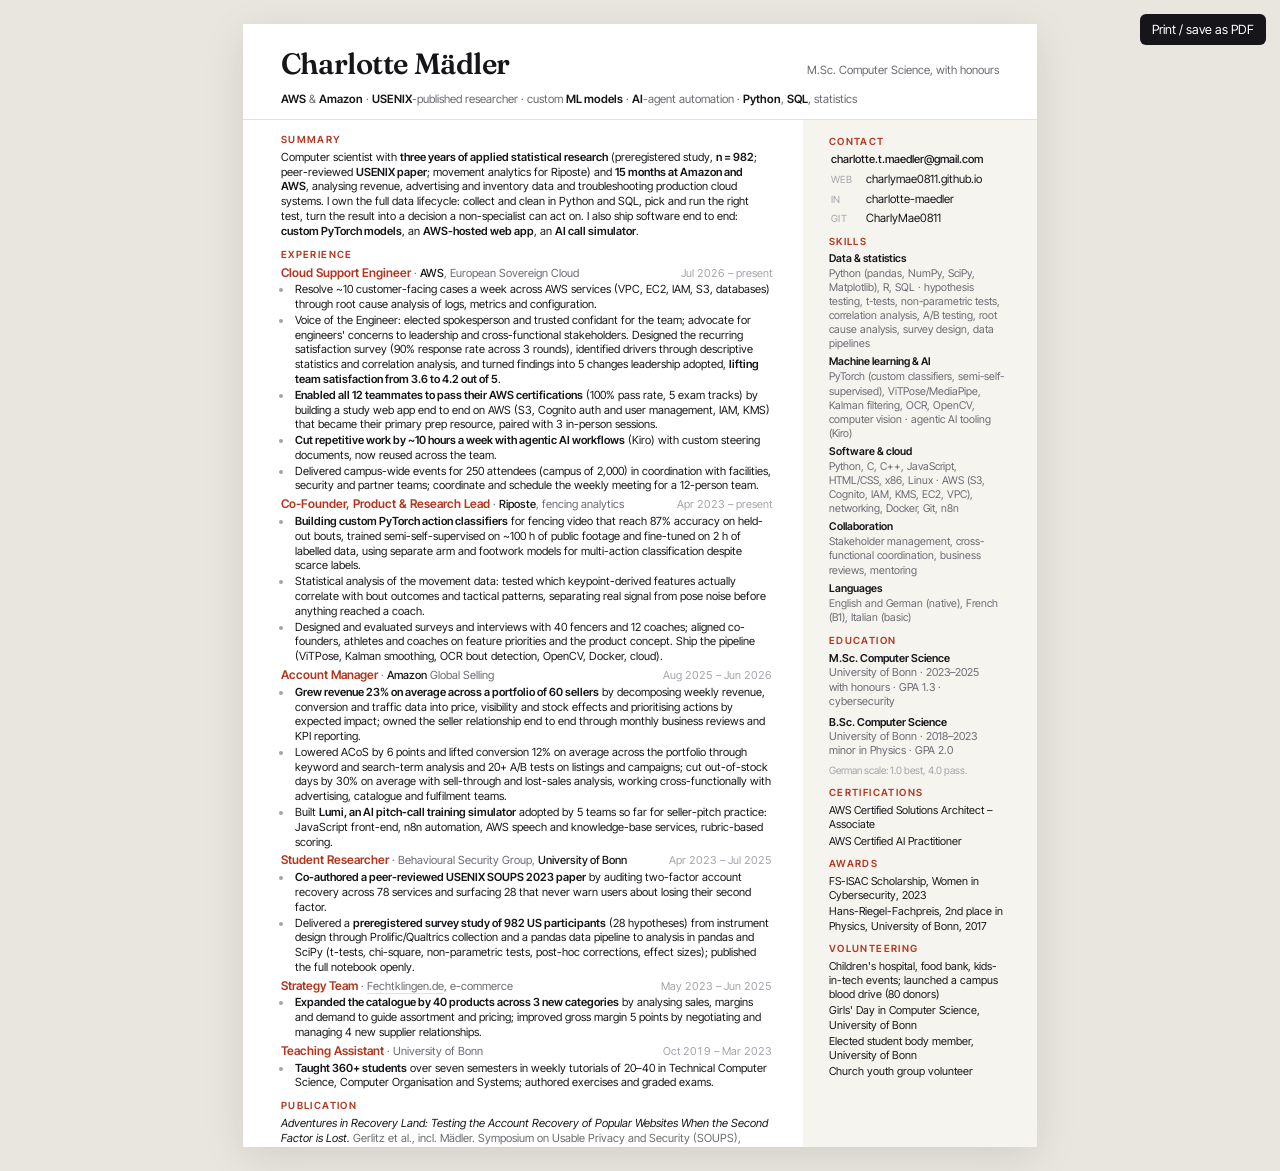
<file: cv.html>
<!doctype html>
<html lang="en">
<head>
  <meta charset="utf-8">
  <meta name="viewport" content="width=device-width, initial-scale=1">
  <meta name="robots" content="noindex">
  <title>Charlotte Mädler – Résumé</title>
  <meta name="description" content="Résumé of Charlotte Mädler, M.Sc. Computer Science. Data analysis, statistics, Python, SQL, AWS. Berlin.">
  <link rel="preconnect" href="https://fonts.googleapis.com">
  <link href="https://fonts.googleapis.com/css2?family=Fraunces:opsz,wght@9..144,600&family=Inter+Tight:wght@400;500;600&display=swap" rel="stylesheet">
  <script type="application/ld+json">
  {
    "@context": "https://schema.org",
    "@type": "Person",
    "name": "Charlotte Mädler",
    "email": "mailto:charlotte.t.maedler@gmail.com",
    "url": "https://charlymae0811.github.io/About-me/",
    "sameAs": ["https://www.linkedin.com/in/charlotte-maedler", "https://github.com/CharlyMae0811"],
    "jobTitle": "Cloud Support Engineer",
    "worksFor": {"@type": "Organization", "name": "Amazon Web Services"},
    "alumniOf": {"@type": "CollegeOrUniversity", "name": "University of Bonn"},
    "knowsAbout": ["Stakeholder management", "Cross-functional collaboration", "Data analysis", "Statistics", "Hypothesis testing", "Python", "SQL", "R", "Machine learning", "AWS", "Amazon Cognito", "AWS IAM", "AWS KMS", "Amazon S3", "Cloud computing", "Networking", "Usable security"],
    "knowsLanguage": ["en", "de", "fr"]
  }
  </script>
  <style>
    :root { --ink: #16161a; --muted: #6a6a72; --faint: #a3a3aa; --rule: #e4e1da; --accent: #b3361f; --side: #f6f4ef; }
    * { box-sizing: border-box; }
    html { background: #e9e6df; }
    body { margin: 0; font: 8.4pt/1.32 "Inter Tight", "Helvetica Neue", Arial, sans-serif; color: var(--ink); -webkit-font-smoothing: antialiased; }
    .page { width: 210mm; height: 297mm; margin: 24px auto; overflow: hidden; background: #fff; box-shadow: 0 10px 40px rgba(0,0,0,0.10); display: flex; flex-direction: column; }
    header.name { padding: 7mm 10mm 0 10mm; display: flex; align-items: baseline; justify-content: space-between; gap: 10mm; }
    .strap { border-bottom: 1px solid var(--rule); padding-bottom: 3mm !important; }
    header.name h1 { font-size: 22pt; margin: 0; white-space: nowrap; }
    header.name .headline { margin: 0; text-align: right; }
    .strap { margin: 0; padding: 3.5mm 10mm 0; font-size: 8.6pt; color: var(--muted); }
    .strap b { color: var(--ink); font-weight: 600; }
    .job-org em { font-style: normal; color: var(--ink); font-weight: 500; }
    li b, .summary b { font-weight: 600; color: var(--ink); }
    .cols { display: flex; flex: 1 1 auto; min-height: 0; }
    main { flex: 0 0 148mm; width: 148mm; order: 1; }
    aside { flex: 0 0 62mm; width: 62mm; order: 2; }

    aside { background: var(--side); padding: 4mm 8mm 8mm 7mm; }
    main { padding: 3.5mm 8mm 4mm 10mm; }

    h1 { font-family: "Fraunces", Georgia, serif; font-weight: 600; font-size: 22pt; line-height: 0.95; letter-spacing: -0.015em; margin: 0 0 6px; }
    .headline { font-size: 8.6pt; color: var(--muted); margin: 0 0 14px; line-height: 1.35; }
    h2 { font-size: 7.4pt; font-weight: 600; letter-spacing: 0.14em; text-transform: uppercase; color: var(--accent); margin: 9px 0 4px; }
    main h2:first-of-type, aside h2:first-of-type { margin-top: 0; }

    .contact { list-style: none; margin: 0; padding: 0; font-size: 8.6pt; }
    .contact li { margin-bottom: 4px; color: var(--ink); }
    .contact li.mail { font-size: 8.4pt; margin-bottom: 6px; font-weight: 500; }
    .contact a { color: inherit; text-decoration: none; }
    .contact .k { color: var(--faint); display: inline-block; width: 3.6em; font-size: 7.4pt; letter-spacing: 0.04em; text-transform: uppercase; vertical-align: baseline; }

    .skills p { margin: 0 0 4px; font-size: 8pt; line-height: 1.32; }
    .skills b { display: block; font-weight: 600; color: var(--ink); margin-bottom: 1px; }
    .skills span { color: var(--muted); }

    .edu { margin-bottom: 6px; font-size: 8.2pt; }
    .edu b { display: block; font-weight: 600; }
    .edu span { color: var(--muted); }
    .note { font-size: 7.6pt; color: var(--faint); margin: 2px 0 0; }

    .summary { margin: 0; font-size: 8.4pt; }

    .job { margin-bottom: 3px; }
    body { hyphens: none; -webkit-hyphens: none; }
    .job-head { display: flex; justify-content: space-between; align-items: baseline; gap: 10px; }
    .job-title { font-weight: 600; color: var(--accent); font-size: 9pt; }
    .job-org { color: var(--muted); }
    .job-org a { color: inherit; text-decoration: none; border-bottom: 1px solid var(--rule); }
    .job-when { font-size: 8.2pt; color: var(--faint); white-space: nowrap; font-variant-numeric: tabular-nums; }
    ul { margin: 2px 0 0; padding-left: 12px; }
    li { margin-bottom: 1px; padding-left: 2px; }
    li::marker { color: var(--faint); }

    .pub { margin: 0; font-size: 8.4pt; color: var(--muted); }
    .two { display: flex; gap: 6mm; }
    .k[aria-hidden] { user-select: none; }
    .two > div { flex: 1 1 0; min-width: 0; }
    .main-inline { font-size: 8.5pt; color: var(--ink); }
    .pub i { color: var(--ink); font-style: italic; }
    .inline { margin: 0; padding: 0; list-style: none; font-size: 8.2pt; }
    .inline li { margin-bottom: 3px; line-height: 1.3; }
    .inline li { margin: 0 0 2px; padding: 0; }

    .print { position: fixed; top: 14px; right: 14px; font: 9.5pt "Inter Tight", sans-serif; padding: 8px 12px; background: var(--ink); color: #fff; border: 0; border-radius: 6px; cursor: pointer; }
    @media screen and (max-width: 820px) { .page { width: 100%; height: auto; margin: 0; } .cols { flex-direction: column; } aside, main { flex: none; width: auto; height: auto; padding: 24px 22px; } header.name { flex-direction: column; align-items: flex-start; } header.name .headline { text-align: left; } }
    @media print {
      html { background: #fff; }
      html, body { width: 210mm; height: 297mm; overflow: hidden; }
      .page { display: flex !important; flex-direction: column !important; }
      .cols { display: flex !important; }
      .page { width: 210mm; height: 297mm; margin: 0; box-shadow: none; break-inside: avoid; page-break-inside: avoid; }
      aside, main { break-inside: avoid; }
      .print { display: none; }
      a { color: inherit; }
      aside { -webkit-print-color-adjust: exact; print-color-adjust: exact; }
      @page { size: A4; margin: 0; }
    }
  </style>
</head>
<body>
<button class="print" onclick="print()">Print / save as PDF</button>
<div class="page">
  <header class="name"><h1>Charlotte Mädler</h1>
    <p class="headline">M.Sc. Computer Science, with honours</p></header>
  <p class="strap"><b>AWS</b> &amp; <b>Amazon</b> · <b>USENIX</b>-published researcher · custom <b>ML models</b> · <b>AI</b>-agent automation · <b>Python</b>, <b>SQL</b>, statistics</p>
  <div class="cols">
  <main>
        <h2>Summary</h2>
    <p class="summary">Computer scientist with <b>three years of applied statistical research</b> (preregistered study, <b>n = 982</b>; peer-reviewed <b>USENIX paper</b>; movement analytics for Riposte) and <b>15 months at Amazon and AWS</b>, analysing revenue, advertising and inventory data and troubleshooting production cloud systems. I own the full data lifecycle: collect and clean in Python and SQL, pick and run the right test, turn the result into a decision a non-specialist can act on. I also ship software end to end: <b>custom PyTorch models</b>, an <b>AWS-hosted web app</b>, an <b>AI call simulator</b>.</p>

    <h2>Experience</h2>

    <article class="job">
      <div class="job-head"><span><span class="job-title">Cloud Support Engineer</span> <span class="job-org">· <em>AWS</em>, European Sovereign Cloud</span></span><span class="job-when">Jul 2026 – present</span></div>
      <ul>
        <li>Resolve ~10 customer-facing cases a week across AWS services (VPC, EC2, IAM, S3, databases) through root cause analysis of logs, metrics and configuration.</li>
        <li>Voice of the Engineer: elected spokesperson and trusted confidant for the team; advocate for engineers' concerns to leadership and cross-functional stakeholders. Designed the recurring satisfaction survey (90% response rate across 3 rounds), identified drivers through descriptive statistics and correlation analysis, and turned findings into 5 changes leadership adopted, <b>lifting team satisfaction from 3.6 to 4.2 out of 5</b>.</li>
        <li><b>Enabled all 12 teammates to pass their AWS certifications</b> (100% pass rate, 5 exam tracks) by building a study web app end to end on AWS (S3, Cognito auth and user management, IAM, KMS) that became their primary prep resource, paired with 3 in-person sessions.</li>
        <li><b>Cut repetitive work by ~10 hours a week with agentic AI workflows</b> (Kiro) with custom steering documents, now reused across the team.</li>
        <li>Delivered campus-wide events for 250 attendees (campus of 2,000) in coordination with facilities, security and partner teams; coordinate and schedule the weekly meeting for a 12-person team.</li>
      </ul>
    </article>

    <article class="job">
      <div class="job-head"><span><span class="job-title">Co-Founder, Product &amp; Research Lead</span> <span class="job-org">· <em>Riposte</em>, fencing analytics</span></span><span class="job-when">Apr 2023 – present</span></div>
      <ul>
        <li><b>Building custom PyTorch action classifiers</b> for fencing video that reach 87% accuracy on held-out bouts, trained semi-self-supervised on ~100 h of public footage and fine-tuned on 2 h of labelled data, using separate arm and footwork models for multi-action classification despite scarce labels.</li>
        <li>Statistical analysis of the movement data: tested which keypoint-derived features actually correlate with bout outcomes and tactical patterns, separating real signal from pose noise before anything reached a coach.</li>
        <li>Designed and evaluated surveys and interviews with 40 fencers and 12 coaches; aligned co-founders, athletes and coaches on feature priorities and the product concept. Ship the pipeline (ViTPose, Kalman smoothing, OCR bout detection, OpenCV, Docker, cloud).</li>
      </ul>
    </article>

  <article class="job">
      <div class="job-head"><span><span class="job-title">Account Manager</span> <span class="job-org">· <em>Amazon</em> Global Selling</span></span><span class="job-when">Aug 2025 – Jun 2026</span></div>
      <ul>
        <li><b>Grew revenue 23% on average across a portfolio of 60 sellers</b> by decomposing weekly revenue, conversion and traffic data into price, visibility and stock effects and prioritising actions by expected impact; owned the seller relationship end to end through monthly business reviews and KPI reporting.</li>
        <li>Lowered ACoS by 6 points and lifted conversion 12% on average across the portfolio through keyword and search-term analysis and 20+ A/B tests on listings and campaigns; cut out-of-stock days by 30% on average with sell-through and lost-sales analysis, working cross-functionally with advertising, catalogue and fulfilment teams.</li>
        <li>Built <b>Lumi, an AI pitch-call training simulator</b> adopted by 5 teams so far for seller-pitch practice: JavaScript front-end, n8n automation, AWS speech and knowledge-base services, rubric-based scoring.</li>
      </ul>
    </article>

    <article class="job">
      <div class="job-head"><span><span class="job-title">Student Researcher</span> <span class="job-org">· Behavioural Security Group, <em>University of Bonn</em></span></span><span class="job-when">Apr 2023 – Jul 2025</span></div>
      <ul>
        <li><b>Co-authored a peer-reviewed USENIX SOUPS 2023 paper</b> by auditing two-factor account recovery across 78 services and surfacing 28 that never warn users about losing their second factor.</li>
        <li>Delivered a <b>preregistered survey study of 982 US participants</b> (28 hypotheses) from instrument design through Prolific/Qualtrics collection and a pandas data pipeline to analysis in pandas and SciPy (t-tests, chi-square, non-parametric tests, post-hoc corrections, effect sizes); published the full notebook openly.</li>
      </ul>
    </article>

    

    <article class="job">
      <div class="job-head"><span><span class="job-title">Strategy Team</span> <span class="job-org">· <a href="https://fechtklingen.de/en">Fechtklingen.de</a>, e-commerce</span></span><span class="job-when">May 2023 – Jun 2025</span></div>
      <ul><li><b>Expanded the catalogue by 40 products across 3 new categories</b> by analysing sales, margins and demand to guide assortment and pricing; improved gross margin 5 points by negotiating and managing 4 new supplier relationships.</li></ul>
    </article>

    <article class="job">
      <div class="job-head"><span><span class="job-title">Teaching Assistant</span> <span class="job-org">· University of Bonn</span></span><span class="job-when">Oct 2019 – Mar 2023</span></div>
      <ul><li><b>Taught 360+ students</b> over seven semesters in weekly tutorials of 20–40 in Technical Computer Science, Computer Organisation and Systems; authored exercises and graded exams.</li></ul>
    </article>

    <h2>Publication</h2>
    <p class="pub"><i>Adventures in Recovery Land: Testing the Account Recovery of Popular Websites When the Second Factor is Lost.</i> Gerlitz et al., incl. Mädler. Symposium on Usable Privacy and Security (SOUPS), USENIX, 2023.</p>
  </main>

  <aside>
    

    <h2>Contact</h2>
    <ul class="contact">
      <li class="mail"><a href="mailto:charlotte.t.maedler@gmail.com">charlotte.t.maedler@gmail.com</a></li>
      <li><span class="k" aria-hidden="true">web</span><a href="https://charlymae0811.github.io/About-me/">charlymae0811.github.io</a></li>
      <li><span class="k" aria-hidden="true">in</span><a href="https://www.linkedin.com/in/charlotte-maedler">charlotte-maedler</a></li>
      <li><span class="k" aria-hidden="true">git</span><a href="https://github.com/CharlyMae0811">CharlyMae0811</a></li>
    </ul>

    <h2>Skills</h2>
    <div class="skills">
      <p><b>Data &amp; statistics</b><span>Python (pandas, NumPy, SciPy, Matplotlib), R, SQL · hypothesis testing, t-tests, non-parametric tests, correlation analysis, A/B testing, root cause analysis, survey design, data pipelines</span></p>
      <p><b>Machine learning &amp; AI</b><span>PyTorch (custom classifiers, semi-self-supervised), ViTPose/MediaPipe, Kalman filtering, OCR, OpenCV, computer vision · agentic AI tooling (Kiro)</span></p>
      <p><b>Software &amp; cloud</b><span>Python, C, C++, JavaScript, HTML/CSS, x86, Linux · AWS (S3, Cognito, IAM, KMS, EC2, VPC), networking, Docker, Git, n8n</span></p>
      <p><b>Collaboration</b><span>Stakeholder management, cross-functional coordination, business reviews, mentoring</span></p>
      <p><b>Languages</b><span>English and German (native), French (B1), Italian (basic)</span></p>
    </div>

    <h2>Education</h2>
    <div class="edu"><b>M.Sc. Computer Science</b><span>University of Bonn · 2023–2025<br>with honours · GPA 1.3 · cybersecurity</span></div>
    <div class="edu"><b>B.Sc. Computer Science</b><span>University of Bonn · 2018–2023<br>minor in Physics · GPA 2.0</span></div>
    <p class="note">German scale: 1.0 best, 4.0 pass.</p>

    <h2>Certifications</h2>
    <ul class="inline">
      <li>AWS Certified Solutions Architect – Associate</li>
      <li>AWS Certified AI Practitioner</li>
    </ul>

    <h2>Awards</h2>
    <ul class="inline">
      <li>FS-ISAC Scholarship, Women in Cybersecurity, 2023</li>
      <li>Hans-Riegel-Fachpreis, 2nd place in Physics, University of Bonn, 2017</li>
    </ul>

    <h2>Volunteering</h2>
    <ul class="inline">
      <li>Children's hospital, food bank, kids-in-tech events; launched a campus blood drive (80 donors)</li>
      <li>Girls' Day in Computer Science, University of Bonn</li>
      <li>Elected student body member, University of Bonn</li>
      <li>Church youth group volunteer</li>
    </ul>
  </aside>
  </div>
</div>
</body>
</html>
</file>
<file: css/style.css>
/* =====================================================================
   One Day — Charlotte Mädler
   Mid-century flat geometric. All scene colour driven by CSS vars that
   js/scene.js interpolates with scroll progress.
   ===================================================================== */

:root {
  /* type */
  --display: "Fraunces", Georgia, serif;
  --body: "Inter Tight", system-ui, sans-serif;
  --mono: "JetBrains Mono", ui-monospace, monospace;

  /* static palette */
  --ink: #1b1a22;
  --paper: #f4efe4;
  --accent: #e0472b;
  --accent-2: #f2b544;
  --blue: #5e81ac;
  --teal: #2f8f83;

  /* scene vars — defaults are sunrise; JS overwrites continuously */
  --sky-top: #6e5a8e;
  --sky-bot: #f7a072;
  --wall: #e9dcc9;
  --desk: #b8763f;
  --desk-edge: #8f5a2d;
  --sill: #efe6d5;
  --frame: #f6f1e7;
  --far: #8d7ca1;
  --near: #4f4466;
  --sun: #ffd37a;
  --sun-y: 440;
  --sun-x: 520;
  --sun-o: 1;
  --moon-o: 0;
  --stars-o: 0;
  --lights-o: 0;
  --lamp-o: 0;
  --shade-o: 0;
  --rain-o: 0;
  --steam-o: 1;
  --text-on-wall: #1b1a22;
  --panel-bg: rgba(244, 239, 228, 0.78);
  --panel-ink: #1b1a22;
}

* { box-sizing: border-box; }
html { scroll-behavior: smooth; }
html, body { margin: 0; }
body {
  font-family: var(--body);
  color: var(--text-on-wall);
  background: var(--wall);
  line-height: 1.55;
  -webkit-font-smoothing: antialiased;
  overflow-x: hidden;
}
a { color: inherit; }
.mono { font-family: var(--mono); font-size: 11px; letter-spacing: 0.08em; text-transform: uppercase; }
.placeholder { opacity: 0.55; font-style: italic; }
.muted { opacity: 0.6; }

/* ---------------- scene ---------------- */
.scene {
  position: fixed; inset: 0; z-index: 0;
  pointer-events: none;
  overflow: hidden;
  background: var(--wall);
}
.scene svg { width: 100%; height: 100%; display: block; }
.scene .prop { pointer-events: auto; cursor: pointer; outline: none; }

.wall { fill: var(--wall); }
.frame { stroke: var(--frame); }
.frame-fill { fill: var(--frame); }
.sill { fill: var(--sill); }
.sill-shadow { fill: rgba(0,0,0,0.12); }

#sun { fill: var(--sun); opacity: var(--sun-o); }
#sunGlow { opacity: var(--sun-o); }
#moon { opacity: var(--moon-o); }
.moon-bite { fill: var(--sky-top); }
#stars { opacity: var(--stars-o); }
#stars circle { fill: #fff5d6; }
#clouds { opacity: var(--cloud-o, 0.4); }
#clouds path { fill: rgba(255,255,255,0.78); }
#clouds .cloud { animation: drift var(--d) linear infinite; }
@keyframes drift { from { transform: translateX(-200px); } to { transform: translateX(700px); } }
#rain line { animation: fall var(--dur) linear infinite; animation-delay: var(--delay); }
@keyframes fall { from { transform: translate(40px, -480px); } to { transform: translate(0, 0); } }
#skyline-far rect, #skyline-far path, #skyline-far polygon { fill: var(--far); }
#skyline-near rect, #skyline-near path, #skyline-near polygon { fill: var(--near); }
#skyline-near .lit { fill: #ffd98a; opacity: var(--lights-o); }
#rain { opacity: var(--rain-o); }
#rain line { stroke: rgba(220, 232, 255, 0.55); stroke-width: 2; stroke-linecap: round; }

.shelf-plank { fill: var(--desk-edge); }
.book { }
.b1 { fill: var(--accent); } .b2 { fill: var(--teal); } .b3 { fill: #2b2f4a; } .b4 { fill: var(--accent-2); } .b5 { fill: var(--blue); }
.frame-wood { fill: #2b2f4a; }
.photo-paper { fill: #efe8d8; }
.photo-head { fill: #d99a7c; }
.photo-body { fill: var(--accent); }

.mask-mesh { fill: #3a3d4f; }
.mask-lines { stroke: rgba(255,255,255,0.18); stroke-width: 2; }
.mask-bib { fill: #f0ebe0; }
.trophy-base { fill: #2b2f4a; }
.trophy-stem, .trophy-cup { fill: var(--accent-2); }
.hook { stroke: #2b2f4a; stroke-width: 3; }
.pan { fill: #2b2f4a; } .pan-inner { fill: #3f4460; } .pan-handle { fill: #2b2f4a; }

.desk-top { fill: var(--desk); }
.desk-edge { fill: var(--desk-edge); }
.desk-shade { fill: rgba(0,0,0,0.06); }

#lampPool { opacity: var(--lamp-o); }
.lamp-base, .lamp-arm, .lamp-shade { fill: #2b2f4a; }
.lamp-shade { fill: var(--accent); }
.lamp-bulb { fill: #ffe9a8; opacity: var(--lamp-o); }
.lamp-cone { fill: #ffd98a; opacity: calc(var(--lamp-o) * 0.16); }

.paper { fill: #f4efe4; }
.paper-ink { fill: #2b2f4a; } .paper-ink.light { fill: rgba(43,47,74,0.35); }
#miniSudoku rect { fill: none; stroke: #2b2f4a; stroke-width: 1.2; }
#miniSudoku text { font-family: var(--mono); font-size: 8px; fill: #2b2f4a; }

.laptop-lid { fill: #2b2f4a; }
.laptop-screen { fill: #141627; }
.screen-bg { fill: #141627; }
.laptop-base { fill: #3a3e5a; }
.bar.c1 { fill: var(--blue); } .bar.c2 { fill: var(--accent-2); }
.screen-line { fill: rgba(255,255,255,0.7); } .screen-line.dim { fill: rgba(255,255,255,0.35); }

.mug-body { fill: var(--teal); } .mug-handle { stroke: var(--teal); } .mug-top { fill: #1f6b62; }
.steam path { stroke: rgba(255,255,255,0.6); stroke-width: 3; stroke-linecap: round; }
.steam { opacity: var(--steam-o); animation: steam 2.6s ease-in-out infinite; transform-origin: 890px 660px; }
@keyframes steam { 0%,100% { transform: translateY(0); opacity: var(--steam-o);} 50% { transform: translateY(-6px); opacity: calc(var(--steam-o) * 0.4);} }

.notebook { fill: #f0ebe0; } .notebook-spine { fill: var(--accent); } .notebook-ink { fill: rgba(43,47,74,0.5); }
.pen { fill: #2b2f4a; }

.pot { fill: var(--accent); }
.leaf { fill: #2f8f83; } .l2 { fill: #3aa08f; } .l3 { fill: #257468; }

/* cats */
.caruso-fur { fill: #2a2a32; } .caruso-white { fill: #f2efe9; } .caruso-tail { stroke: #2a2a32; stroke-width: 18; stroke-linecap: round; }
.ddos-fur { fill: #111116; } .ddos-tail { stroke: #111116; stroke-width: 18; stroke-linecap: round; } .ddos-spot { fill: #f2efe9; }
.cat-eye.green { fill: #9ad35a; } .cat-eye.yellow { fill: #e7c54a; }
.cat-pupil { fill: #0d0d12; }
.cat-nose { fill: #e39a9a; } .cat-nose.dark { fill: #3a2a2a; }
.cat-eye-closed { stroke: #3a3a44; stroke-width: 2.5; stroke-linecap: round; } .cat-eye-closed.dark { stroke: #4b4b58; }
.cat .pose { opacity: 0; transition: opacity 0.5s ease; }
.cat .pose.active { opacity: 1; }
.cat { cursor: pointer; pointer-events: auto; }

/* find-me hint dot: pulses softly on props */
.hint { fill: var(--accent-2); opacity: 0.9; animation: pulse 2.2s ease-in-out infinite; }
@keyframes pulse { 0%,100% { transform: scale(1); opacity: 0.9;} 50% { transform: scale(1.5); opacity: 0.35;} }
.hint { transform-box: fill-box; transform-origin: center; }
.prop.collected .hint { animation: none; opacity: 0; }
.prop:hover, .prop:focus-visible { filter: drop-shadow(0 0 10px rgba(242,181,68,0.7)); }

#shade { opacity: var(--shade-o); pointer-events: none; }

/* ---------------- HUD ---------------- */
.hud {
  position: fixed; top: 18px; right: 22px; z-index: 5;
  display: flex; flex-direction: column; align-items: flex-end; gap: 6px;
  font-family: var(--mono); color: var(--text-on-wall);
}
.hud-clock {
  font: 500 22px/1 var(--mono); font-variant-numeric: tabular-nums; letter-spacing: 0.06em;
  background: var(--panel-bg); color: var(--panel-ink);
  border: 1px solid rgba(0,0,0,0.12); border-radius: 6px; padding: 8px 12px;
  cursor: pointer;
}
.hud-level { font-size: 11px; letter-spacing: 0.12em; opacity: 0.75; }

.inventory {
  position: fixed; left: 22px; bottom: 18px; z-index: 5;
  display: flex; align-items: center; gap: 10px;
  font-family: var(--mono); font-size: 11px; letter-spacing: 0.1em;
  background: var(--panel-bg); color: var(--panel-ink);
  border: 1px solid rgba(0,0,0,0.12); border-radius: 6px; padding: 8px 12px;
}
.inv-slots { display: inline-flex; gap: 6px; }
.inv-slots span { width: 18px; height: 18px; border-radius: 4px; background: var(--accent-2); display: inline-grid; place-items: center; font-size: 10px; color: var(--ink); }
.inv-slots span.empty { background: transparent; border: 1px dashed currentColor; opacity: 0.4; }

.toast {
  position: fixed; left: 50%; bottom: 24px; transform: translate(-50%, 20px);
  z-index: 6; font-family: var(--mono); font-size: 12px; letter-spacing: 0.1em; text-transform: uppercase;
  background: var(--ink); color: var(--paper); padding: 10px 16px; border-radius: 6px;
  opacity: 0; transition: opacity 0.3s, transform 0.3s; pointer-events: none;
}
.toast.show { opacity: 1; transform: translate(-50%, 0); }

.tip {
  position: fixed; z-index: 6; pointer-events: none;
  font-family: var(--mono); font-size: 11px; letter-spacing: 0.1em; text-transform: uppercase;
  background: var(--ink); color: var(--paper); padding: 6px 10px; border-radius: 4px;
  opacity: 0; transition: opacity 0.15s; white-space: nowrap;
}
.tip.show { opacity: 1; }

/* ---------------- content ---------------- */
main { position: relative; z-index: 2; pointer-events: none; }
.chapter {
  min-height: 100vh; display: flex; align-items: center;
  padding: 10vh 6vw;
}
.chapter > * { pointer-events: auto; }

.hero { align-items: flex-start; padding-top: 11vh; }
.hero-inner { max-width: 500px; }
.eyebrow { font-family: var(--mono); font-size: 12px; letter-spacing: 0.14em; text-transform: uppercase; margin: 0 0 8px; opacity: 0.7; }
.name {
  font-family: var(--display); font-weight: 600; font-variation-settings: "opsz" 144, "SOFT" 60;
  font-size: clamp(52px, 6.6vw, 104px); line-height: 0.95; letter-spacing: -0.02em; margin: 0 0 24px;
  cursor: default; user-select: none;
}
.name .letter { display: inline-block; }
.tagline { font-size: clamp(17px, 1.5vw, 21px); max-width: 34ch; margin: 0 0 22px; }
.chips { display: flex; gap: 8px; flex-wrap: wrap; margin-bottom: 32px; }
.chip { font-family: var(--mono); font-size: 11px; letter-spacing: 0.1em; text-transform: uppercase; padding: 6px 10px; border: 1px solid currentColor; border-radius: 999px; opacity: 0.8; }
.start { font-family: var(--mono); font-size: 12px; letter-spacing: 0.14em; text-transform: uppercase; opacity: 0.7; }
.blink { animation: blink 1.2s steps(2) infinite; color: var(--accent); }
@keyframes blink { to { opacity: 0; } }

.panel {
  position: relative;
  max-width: 620px;
  background: var(--panel-bg); color: var(--panel-ink);
  border-radius: 10px; padding: 28px 32px 32px;
  box-shadow: 0 20px 60px rgba(0,0,0,0.12);
  backdrop-filter: blur(10px) saturate(1.1); -webkit-backdrop-filter: blur(10px) saturate(1.1);
  opacity: 0; transform: translateY(24px);
  transition: opacity 0.6s ease, transform 0.6s ease;
}
.panel.in { opacity: 1; transform: none; }
.panel-head { font-family: var(--mono); font-size: 11px; letter-spacing: 0.14em; opacity: 0.6; margin-bottom: 14px; }
.panel h2 { font-family: var(--display); font-weight: 500; font-variation-settings: "opsz" 72, "SOFT" 40; font-size: clamp(30px, 3.6vw, 44px); line-height: 1.05; margin: 0 0 16px; letter-spacing: -0.01em; }
.panel h2::first-letter { color: var(--accent); }
.panel p { margin: 0 0 14px; font-size: 17px; }
.panel em { font-family: var(--display); font-style: italic; font-weight: 500; }
.panel .links { display: flex; gap: 18px; }
.panel .links a { font-family: var(--mono); font-size: 12px; letter-spacing: 0.1em; text-transform: uppercase; }

.margin {
  display: flex; flex-direction: column; gap: 4px;
  font-family: var(--mono); font-size: 11px; letter-spacing: 0.06em; opacity: 0.6;
  margin-top: 18px; padding-top: 14px; border-top: 1px dashed rgba(0,0,0,0.2);
}
@media (min-width: 1100px) {
  .margin { position: absolute; left: calc(100% + 24px); top: 32px; width: 220px; border: 0; padding: 0; margin: 0; }
}

/* chapter alignment: panels sit left so the window and cats stay in view */
.chapter { justify-content: flex-start; }

/* ---------------- modals ---------------- */
.modal { border: 0; padding: 0; background: transparent; max-width: min(92vw, 640px); }
.modal::backdrop { background: rgba(10, 12, 26, 0.55); backdrop-filter: blur(4px); }
.modal-inner {
  background: var(--paper); color: var(--ink); border-radius: 12px; padding: 22px 26px 26px;
  box-shadow: 0 30px 80px rgba(0,0,0,0.4);
  animation: pop 0.35s cubic-bezier(.2,.9,.3,1.2);
}
@keyframes pop { from { transform: scale(0.9) translateY(10px); opacity: 0; } }
.modal header { display: flex; justify-content: space-between; align-items: center; margin-bottom: 8px; opacity: 0.7; }
.modal h3 { font-family: var(--display); font-weight: 500; font-size: 30px; margin: 0 0 10px; }
.modal p { margin: 0 0 12px; }
.modal .small { font-size: 14px; opacity: 0.8; }
.close { background: none; border: 0; font-size: 22px; cursor: pointer; line-height: 1; color: inherit; }
.btn { font-family: var(--mono); font-size: 11px; letter-spacing: 0.1em; text-transform: uppercase; padding: 8px 14px; border-radius: 6px; border: 0; background: var(--ink); color: var(--paper); cursor: pointer; }
.btn.ghost { background: transparent; border: 1px solid var(--ink); color: var(--ink); }
.row { display: flex; gap: 10px; align-items: center; margin-top: 14px; }

.sudoku { display: grid; grid-template-columns: repeat(9, 1fr); gap: 0; width: min(100%, 396px); border: 2px solid var(--ink); margin-top: 8px; }
.sudoku input {
  width: 100%; aspect-ratio: 1; text-align: center; font: 500 18px var(--mono);
  border: 1px solid rgba(0,0,0,0.15); background: transparent; color: var(--ink); outline: none;
}
.sudoku input:nth-child(3n) { border-right: 2px solid var(--ink); }
.sudoku input:nth-child(9n) { border-right: 0; }
.sudoku input:nth-child(n+19):nth-child(-n+27), .sudoku input:nth-child(n+46):nth-child(-n+54) { border-bottom: 2px solid var(--ink); }
.sudoku input[readonly] { font-weight: 700; background: rgba(0,0,0,0.05); }
.sudoku input.wrong { color: var(--accent); background: rgba(224,71,43,0.12); }
.sudoku input:focus { background: rgba(242,181,68,0.3); }

/* ---------------- motion safety ---------------- */
@media (prefers-reduced-motion: reduce) {
  html { scroll-behavior: auto; }
  .hint, .blink, .steam { animation: none; }
  .panel { transition: none; }
}

@media (max-width: 760px) {
  .chapter { padding: 10vh 5vw; align-items: flex-end; }
  .panel { max-width: 100%; padding: 22px 20px 24px; }
  .hud-clock { font-size: 18px; }
  .inventory { font-size: 10px; padding: 6px 10px; }
  .inv-label { display: none; }
}

/* ---------------- en garde mode (Konami) ---------------- */
body.en-garde, body.en-garde * { cursor: url("data:image/svg+xml;utf8,<svg xmlns='http://www.w3.org/2000/svg' width='32' height='32' viewBox='0 0 32 32'><path d='M2 30 L26 6' stroke='%231b1a22' stroke-width='3' stroke-linecap='round'/><circle cx='27' cy='5' r='3' fill='%23e0472b'/><path d='M6 22 l4 4' stroke='%231b1a22' stroke-width='5' stroke-linecap='round'/></svg>") 27 5, crosshair !important; }

/* screenshot / test mode */
.no-anim *, .no-anim *::before, .no-anim *::after { transition: none !important; animation: none !important; }

/* =====================================================================
   Content widgets
   ===================================================================== */
.panel.wide { max-width: 680px; }
.chapter:not(.hero) { min-height: 100vh; padding-top: 14vh; padding-bottom: 14vh; align-items: flex-start; }
.chapter .panel { margin-top: auto; margin-bottom: auto; }
.lede { font-size: 17px; opacity: 0.85; }
.small { font-size: 14px; }
.panel p.tiny, .tiny { font-size: 10px; opacity: 0.5; margin-top: 18px; font-family: var(--mono); letter-spacing: 0.08em; text-transform: uppercase; }
.panel h3.sub, .sub { font-family: var(--mono); font-size: 11px; letter-spacing: 0.14em; text-transform: uppercase; opacity: 0.6; margin: 26px 0 10px; }
.start .dot { display: inline-block; width: 8px; height: 8px; border-radius: 50%; background: var(--accent-2); vertical-align: middle; margin: 0 2px; }
.linkish { background: none; border: 0; color: inherit; font: inherit; text-decoration: underline; cursor: pointer; padding: 0; }

.facts { display: grid; grid-template-columns: repeat(3, 1fr); gap: 10px 18px; margin: 18px 0 4px; padding-top: 16px; border-top: 1px solid rgba(127,127,127,0.25); }
.facts .k { display: block; font-family: var(--mono); font-size: 10px; letter-spacing: 0.12em; text-transform: uppercase; opacity: 0.55; }
.facts .v { font-size: 14px; }

.tag { font-family: var(--mono); font-size: 10px; letter-spacing: 0.1em; text-transform: uppercase; padding: 4px 8px; border-radius: 4px; background: var(--accent); color: #fff; }
.tag.ghost { background: transparent; border: 1px solid rgba(127,127,127,0.4); color: inherit; opacity: 0.8; }
.case-meta { display: flex; flex-wrap: wrap; gap: 6px; margin-bottom: 8px; }
.case { padding: 18px 0 6px; border-top: 1px solid rgba(127,127,127,0.25); }
.case:first-of-type { border-top: 0; padding-top: 6px; }
.panel h3 { font-family: var(--display); font-weight: 500; font-size: 24px; line-height: 1.15; margin: 4px 0 10px; }
.bullets { margin: 6px 0 12px; padding-left: 18px; font-size: 15px; }
.bullets li { margin-bottom: 5px; }
.bullets li::marker { color: var(--accent); }
.plain { list-style: none; padding: 0; margin: 0; font-size: 15px; }
.plain li { margin-bottom: 6px; display: flex; gap: 14px; }

/* chart */
.chart { margin: 14px 0 16px; padding: 12px 14px 10px; border-radius: 8px; background: rgba(127,127,127,0.12); }
.chart-tabs, .tab-list, .lens-tabs { display: flex; flex-wrap: wrap; gap: 6px; margin-bottom: 10px; }
.ctab, .tab, .ltab { font-family: var(--mono); font-size: 10.5px; letter-spacing: 0.08em; text-transform: uppercase; padding: 6px 10px; border-radius: 999px; border: 1px solid rgba(127,127,127,0.4); background: transparent; color: inherit; cursor: pointer; }
.ctab.is-on, .tab.is-on, .ltab.is-on { background: var(--panel-ink); color: var(--panel-bg); border-color: var(--panel-ink); }
.chart-svg { width: 100%; height: auto; display: block; }
.bar-label { font: 12px var(--body); fill: currentColor; opacity: 0.85; }
.bar-val { font: 11px var(--mono); fill: currentColor; opacity: 0.8; }
.bar-fill { transition: width 0.7s cubic-bezier(.2,.8,.2,1); }
.bar-fill.a { fill: var(--blue); } .bar-fill.b { fill: var(--accent); }
.chart-note { font-size: 13px; opacity: 0.75; margin: 8px 0 0; }

/* tabs */
.tab-pane { display: none; }
.tab-pane.is-on { display: block; animation: fadein 0.35s ease; }
@keyframes fadein { from { opacity: 0; transform: translateY(6px); } }
.flow { display: flex; flex-wrap: wrap; align-items: center; gap: 8px; font-family: var(--mono); font-size: 11px; letter-spacing: 0.06em; margin: 10px 0; }
.flow span { padding: 6px 10px; border: 1px solid rgba(127,127,127,0.4); border-radius: 4px; }
.flow i { color: var(--accent); font-style: normal; }

/* roles */
.roles { list-style: none; padding: 0; margin: 0; }
.role { border-top: 1px solid rgba(127,127,127,0.25); }
.role-head { width: 100%; display: grid; grid-template-columns: 150px 1fr 20px; gap: 12px; align-items: baseline; text-align: left; background: none; border: 0; color: inherit; font: inherit; padding: 12px 0; cursor: pointer; }
.role-when { font-family: var(--mono); font-size: 11px; letter-spacing: 0.06em; opacity: 0.65; white-space: nowrap; }
.role-what { font-size: 15.5px; }
.role-toggle { font-family: var(--mono); color: var(--accent); text-align: right; grid-column: 3; grid-row: 1; }
.role-body { display: none; padding: 0 0 14px 162px; font-size: 15px; }
.role.is-open .role-body { display: block; animation: fadein 0.3s ease; }
.role-body p { margin: 0 0 8px; }
.clock-egg { border-bottom: 1px dotted var(--accent); cursor: help; }

/* skills */
.skill-group { margin-bottom: 14px; }
.skill-group h4 { font-family: var(--mono); font-size: 10px; letter-spacing: 0.14em; text-transform: uppercase; opacity: 0.55; margin: 0 0 8px; }
.skill-row { display: flex; flex-wrap: wrap; gap: 6px; }
.skill { --w: 1; font-size: 13.5px; padding: 6px 11px; border-radius: 999px; border: 1px solid rgba(127,127,127,0.4); cursor: default; transition: opacity 0.4s, transform 0.4s, background 0.4s; opacity: var(--w); }
.skill.dim { opacity: 0.25; transform: scale(0.96); }
.skill.hot { background: var(--accent); color: #fff; border-color: var(--accent); }
.tip.wrap { white-space: normal; max-width: 280px; text-transform: none; letter-spacing: 0; font-family: var(--body); font-size: 13px; line-height: 1.4; }

/* path */
.path-item { display: grid; grid-template-columns: 110px 1fr; gap: 14px; padding: 12px 0; border-top: 1px solid rgba(127,127,127,0.25); font-size: 15px; }
.path-item:first-child { border-top: 0; }
.path-when { font-family: var(--mono); font-size: 11px; opacity: 0.65; padding-top: 3px; }
.path-item p { margin: 4px 0 0; font-size: 14px; opacity: 0.85; }
.grade { font-family: var(--mono); font-size: 11px; color: var(--accent); }
.awards { display: grid; grid-template-columns: 1fr 1fr; gap: 10px; }
.award { padding: 12px 14px; border-radius: 8px; background: rgba(127,127,127,0.08); display: grid; gap: 2px; font-size: 14px; }
.award-year { font-family: var(--mono); font-size: 11px; color: var(--accent); }

/* statistics */
.stat-cards { display: grid; grid-template-columns: 1fr 1fr; gap: 12px; }
.stat { padding: 14px 16px; border-radius: 8px; background: rgba(127,127,127,0.08); font-size: 14.5px; }
.stat h4 { font-family: var(--display); font-weight: 500; font-size: 19px; margin: 0 0 8px; }
.stat p { margin: 0 0 10px; font-size: 14.5px; }
.small-btn { font-size: 10px; padding: 6px 10px; }
.reveal { display: none; }
.reveal.is-on { display: block; margin-top: 10px; animation: fadein 0.3s; }
.sbar { display: grid; grid-template-columns: 1fr 100px 70px; gap: 8px; align-items: center; font-size: 12.5px; margin-bottom: 6px; }
.sbar-track { height: 10px; background: rgba(127,127,127,0.2); border-radius: 5px; overflow: hidden; }
.sbar-fill { display: block; height: 100%; border-radius: 5px; transition: width 0.6s ease; }
.sbar-fill.a { background: var(--blue); } .sbar-fill.b { background: var(--accent); }
.sbar-v { font-family: var(--mono); font-size: 11px; } .sbar-v small { opacity: 0.6; }
.simpson-bars { margin-bottom: 10px; }
.slider-label { display: block; font-size: 13px; font-family: var(--mono); }
.slider-label input { width: 100%; accent-color: var(--accent); margin-top: 6px; }
.big-number { font-family: var(--display); font-size: 36px; margin: 6px 0 0 !important; line-height: 1; }
.big-number span:first-child { color: var(--accent); }
.doors { display: flex; gap: 8px; margin-bottom: 8px; }
.door { flex: 1; aspect-ratio: 3/4; max-height: 80px; border-radius: 6px 6px 2px 2px; border: 2px solid var(--panel-ink); background: var(--desk, #b8763f); color: #fff; font: 600 20px var(--display); cursor: pointer; transition: transform 0.2s; }
.door:hover:not(:disabled) { transform: translateY(-3px); }
.door.picked { outline: 3px solid var(--accent-2); }
.door.open { background: rgba(127,127,127,0.25); color: inherit; }
.door.win { background: var(--teal); }
.door:disabled { cursor: default; }
.monty-msg { font-family: var(--mono); font-size: 12px; min-height: 1.5em; }
.monty-actions { display: flex; gap: 8px; margin-bottom: 8px; }
.btn:disabled { opacity: 0.4; cursor: default; }
.btn.ghost { color: inherit; border-color: currentColor; }

/* elsewhere */
.links-grid { display: grid; grid-template-columns: 1fr 1fr; gap: 10px; }
.link-card { display: grid; gap: 4px; padding: 14px 16px; border-radius: 8px; background: rgba(127,127,127,0.08); text-decoration: none; color: inherit; font-size: 14px; border: 1px solid transparent; transition: border-color 0.2s, transform 0.2s; text-align: left; font-family: inherit; cursor: pointer; }
.link-card:hover { border-color: var(--accent); transform: translateY(-2px); }
.link-card strong { font-family: var(--display); font-weight: 500; font-size: 20px; }
.link-card .mono { opacity: 0.6; }
.link-card.wip { opacity: 0.6; cursor: default; }
.link-card.wip:hover { border-color: transparent; transform: none; }
.hobbies { display: flex; flex-wrap: wrap; gap: 6px; margin-bottom: 18px; }
.hobby { font-size: 13px; padding: 5px 10px; border-radius: 999px; background: rgba(127,127,127,0.12); }
.strip { display: grid; grid-template-columns: repeat(4, 1fr); gap: 8px; }
.strip figure { margin: 0; }
.strip img { width: 100%; aspect-ratio: 4/5; object-fit: cover; border-radius: 6px; display: block; filter: saturate(0.9); }
.strip figcaption { font-family: var(--mono); font-size: 10px; letter-spacing: 0.06em; opacity: 0.6; margin-top: 6px; white-space: nowrap; overflow: hidden; text-overflow: ellipsis; height: 14px; line-height: 14px; }
.strip { align-items: start; }

/* contact */
.contact { display: grid; gap: 2px; margin: 14px 0; }
.contact-row { display: grid; grid-template-columns: 90px 1fr; gap: 12px; padding: 10px 0; border-top: 1px solid rgba(127,127,127,0.25); text-decoration: none; color: inherit; font-size: 15px; }
.contact-row:hover .contact-val { color: var(--accent); }
.contact-row .mono { opacity: 0.6; padding-top: 3px; }

@media (max-width: 760px) {
  .panel.wide { max-width: 100%; }
  .facts { grid-template-columns: 1fr 1fr; }
  .role-head { grid-template-columns: 1fr 20px; }
  .role-when { grid-column: 1 / -1; }
  .role-body { padding-left: 0; }
  .path-item { grid-template-columns: 1fr; gap: 4px; }
  .stat-cards, .links-grid, .awards { grid-template-columns: 1fr; }
  .strip { grid-template-columns: 1fr 1fr; }
}

/* =====================================================================
   Mobile: the room becomes the top screen, dialogue panels slide beneath
   ===================================================================== */
@media (max-width: 760px) {
  .scene { height: 46vh; bottom: auto; }
  .scene::after { content: ""; position: absolute; left: 0; right: 0; bottom: 0; height: 36px; background: linear-gradient(to bottom, transparent, var(--wall)); }
  .hud { top: 10px; right: 12px; }
  .hud-level { display: none; }
  .inventory { left: 12px; bottom: 12px; }
  .hero { padding: calc(46vh + 20px) 6vw 10vh; min-height: 100vh; align-items: flex-start; }
  .hero-inner { max-width: 100%; }
  .name { font-size: clamp(44px, 13vw, 64px); }
  .tagline br { display: none; }
  .chapter:not(.hero) { min-height: auto; padding: calc(46vh + 16px) 4vw 12vh; }
  .chapter[data-chapter] { justify-content: center; }
  .panel, .panel.wide { max-width: 100%; width: 100%; padding: 20px 18px 22px; }
  .panel h2 { font-size: 28px; }
  .panel p { font-size: 15.5px; }
  .margin { display: none; }
  .modal { max-width: 94vw; }
  .modal-inner { max-height: 86vh; overflow: auto; }
}

/* portrait */
.portrait { float: right; width: 150px; margin: -6px 0 10px 22px; shape-outside: inset(0 round 8px); }
.portrait img { width: 100%; aspect-ratio: 4/5; object-fit: cover; object-position: center; border-radius: 8px; display: block; transform: rotate(2deg); box-shadow: 0 8px 24px rgba(0,0,0,0.18); }
.portrait figcaption { font-family: var(--mono); font-size: 10px; letter-spacing: 0.06em; opacity: 0.6; margin-top: 8px; text-align: right; }
.modal-photo { display: block; max-width: 100%; max-height: 60vh; width: auto; margin: 6px auto 12px; border-radius: 8px; }
@media (max-width: 760px) { .portrait { float: none; width: 120px; margin: 0 0 14px; } }

.strip img.wide { object-position: center; }

/* highlight tiles */
.tiles { display: grid; grid-template-columns: repeat(4, 1fr); gap: 8px; margin: 14px 0 6px; clear: both; }
.tile { padding: 12px 12px 10px; border-radius: 8px; background: rgba(127,127,127,0.12); display: grid; gap: 2px; }
.tile b { font-family: var(--display); font-weight: 600; font-size: 28px; line-height: 1; color: var(--accent); }
.tile span { font-size: 12px; line-height: 1.3; opacity: 0.8; }
.role-line { grid-column: 2; grid-row: 2; font-size: 13.5px; opacity: 0.72; margin-top: -4px; }
.role-when { grid-column: 1; grid-row: 1; }
.role-what { grid-column: 2; grid-row: 1; }
.role-head { row-gap: 4px; align-items: start; }
.role-when { padding-top: 3px; }
@media (max-width: 760px) { .tiles { grid-template-columns: 1fr 1fr; } .role-when { grid-column: 1; grid-row: 1; } .role-what { grid-column: 1; grid-row: 2; } .role-toggle { grid-column: 2; grid-row: 1; } .role-line { grid-column: 1 / -1; grid-row: 3; } }

/* cat idle life: breathing, blinking, tail sway */
.cat .pose.active { animation: breathe 3.4s ease-in-out infinite; }
#ddos .pose.active { animation-duration: 4.1s; }
@keyframes breathe { 0%,100% { transform: translateY(0); } 50% { transform: translateY(-2px); } }
.cat-eye, .cat-pupil { transform-box: fill-box; transform-origin: center; animation: blink 5.5s infinite; }
#ddos .cat-eye, #ddos .cat-pupil { animation-delay: 2.3s; animation-duration: 6.5s; }
@keyframes blink { 0%, 94%, 100% { transform: scaleY(1); } 96%, 98% { transform: scaleY(0.08); } }
.caruso-tail, .ddos-tail { transform-box: fill-box; animation: sway 3.2s ease-in-out infinite; }
.ddos-tail { animation-duration: 2.7s; animation-delay: 0.8s; }
@keyframes sway { 0%,100% { transform: rotate(-5deg); } 50% { transform: rotate(5deg); } }
.cat .pose { transition: opacity 0.35s ease; }
@media (prefers-reduced-motion: reduce) { .cat .pose.active, .cat-eye, .cat-pupil, .caruso-tail, .ddos-tail { animation: none; } }

.certs { grid-template-columns: repeat(3, 1fr); }
.award.next { opacity: 0.6; border: 1px dashed rgba(127,127,127,0.5); background: transparent; }
@media (max-width: 760px) { .certs { grid-template-columns: 1fr; } }

.facts .v small { font-size: 11px; opacity: 0.6; }

.tiles.five { grid-template-columns: repeat(5, 1fr); }
.tiles.five .tile b { font-size: 24px; }
.tiles.five .tile span { font-size: 11.5px; }
@media (max-width: 760px) { .tiles.five { grid-template-columns: 1fr 1fr; } }

/* in short: scannable lines */
.short { list-style: none; margin: 10px 0 6px; padding: 0; }
.short li { display: grid; grid-template-columns: 74px 1fr; gap: 12px; align-items: baseline; padding: 8px 0; border-top: 1px solid rgba(127,127,127,0.18); font-size: 15px; line-height: 1.45; }
.short li:first-child { border-top: 0; }
.short .k, .short .now { font-family: var(--mono); font-size: 10px; letter-spacing: 0.12em; text-transform: uppercase; opacity: 0.55; padding-top: 2px; }
.short .now { opacity: 1; color: var(--accent); font-weight: 500; }
.short strong { font-weight: 600; }
.short li:first-child strong { color: var(--accent); }
.short a { text-decoration: none; border-bottom: 1px solid currentColor; }
@media (max-width: 760px) { .short li { grid-template-columns: 1fr; gap: 2px; } }
</file>
